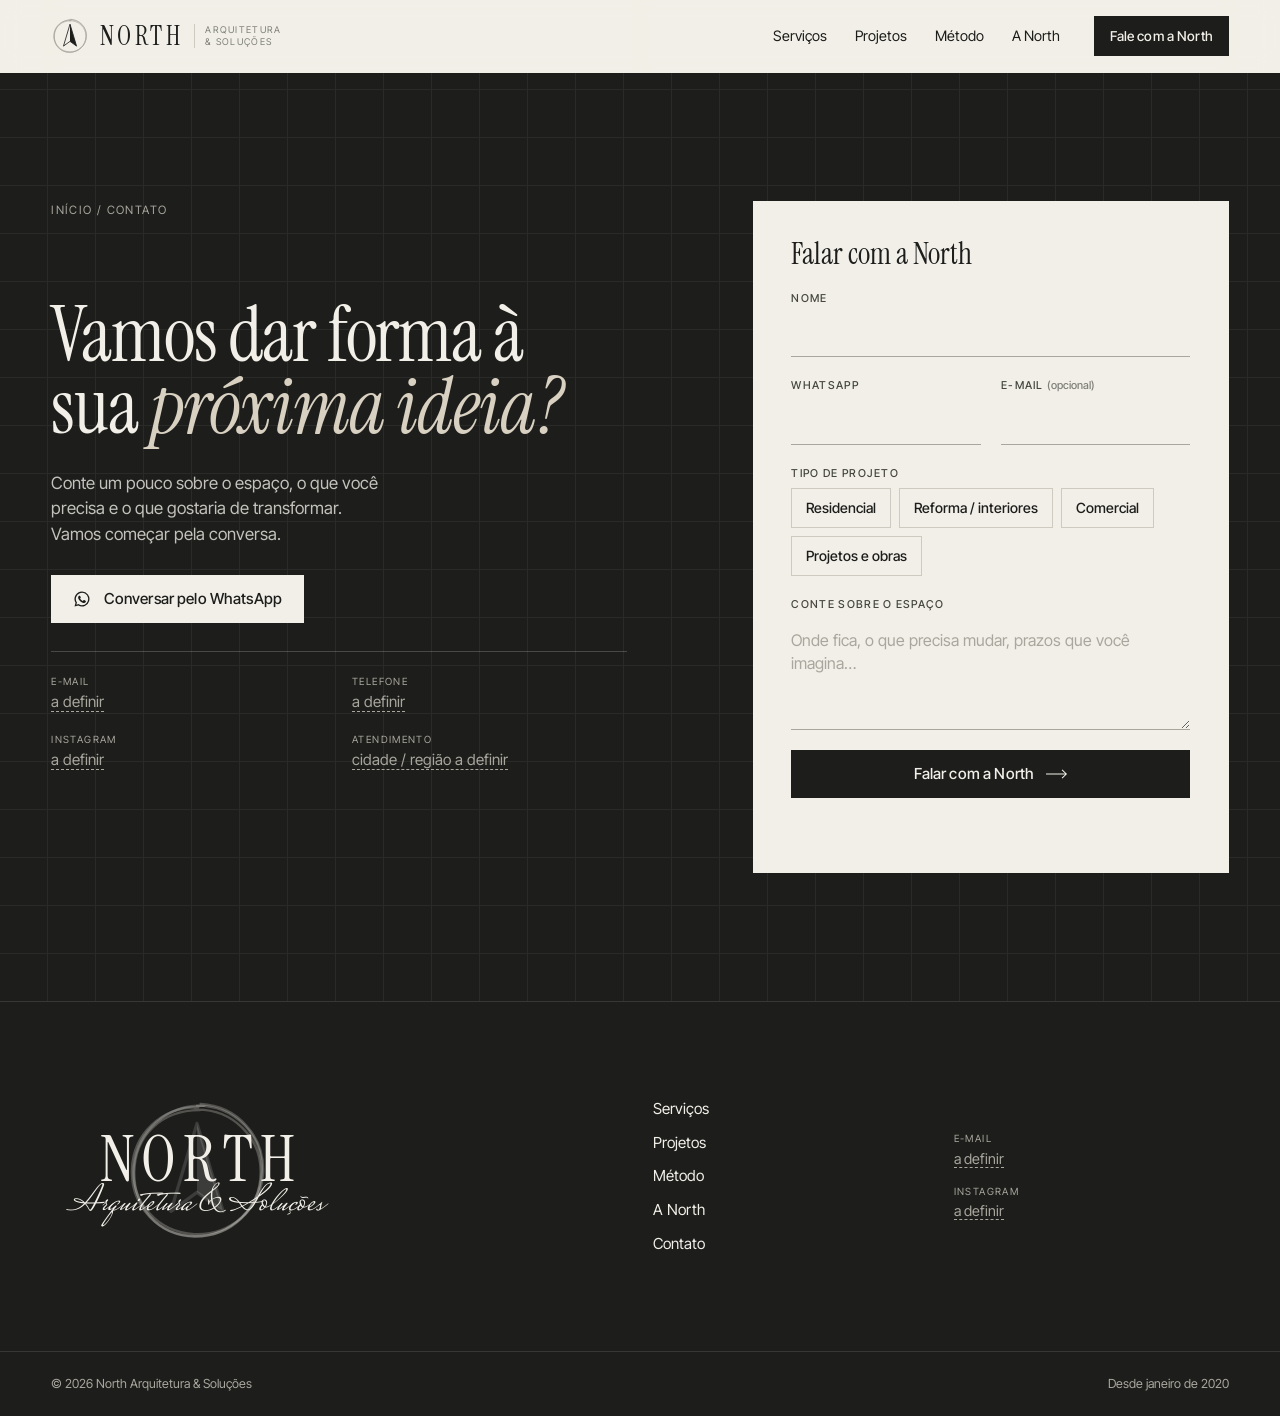
<file: contato.html>
<!doctype html>
<html lang="pt-BR">
<head>
  <meta charset="utf-8">
  <meta name="viewport" content="width=device-width, initial-scale=1">
  <title>Contato — North Arquitetura &amp; Soluções</title>
  <meta name="description" content="Fale com a North Arquitetura & Soluções. Conte sobre o seu espaço e vamos começar pela conversa.">
  <meta name="theme-color" content="#1D1E1C">
  <link rel="icon" href="assets/img/favicon.svg" type="image/svg+xml">
  <script>document.documentElement.classList.add("js")</script>
  <link rel="preconnect" href="https://fonts.googleapis.com">
  <link rel="preconnect" href="https://fonts.gstatic.com" crossorigin>
  <link href="https://fonts.googleapis.com/css2?family=Caveat:wght@500&family=Instrument+Serif:ital@0;1&family=Inter+Tight:wght@400;500;600&family=Mrs+Saint+Delafield&display=swap" rel="stylesheet">
  <link rel="stylesheet" href="assets/css/styles.css">
</head>
<body>
  <a class="skip-link" href="#conteudo">Pular para o conteúdo</a>

  <!-- layout:header -->
  <svg width="0" height="0" style="position:absolute" aria-hidden="true">
  <!-- Símbolo North: círculo em croqui + agulha de norte.
       Cores controláveis via CSS: color (agulha) e --mark-ring (círculo). -->
  <symbol id="i-north" viewBox="0 0 64 64">
    <g fill="none" stroke="var(--mark-ring, #A3A19A)" stroke-width="1" stroke-linecap="round">
      <path d="M32 4.5c15.5 0 27.8 12 27.3 27.6-.5 15.4-13 27.6-28.3 27.4C15.6 59.3 4.2 46.8 4.6 31.5 5 16.4 17.4 4.8 32.6 5.2"/>
      <path d="M31 6.2c15.8-.6 28 11.6 27.8 26.6-.2 15.8-12.6 27-27.9 26.8C16 59.4 5.2 47.4 5.6 32.2 6 17 17 6.5 33 6.4"/>
      <path d="M33.5 3.8C49 4.6 60.6 17.4 59.8 33c-.8 15-13.8 26.3-29 25.6C15.4 57.8 4 45 5.4 30 6.8 15.2 19.6 3.8 35 4.6"/>
    </g>
    <path d="M32 12 43 49 32 41 21 49Z" fill="none" stroke="currentColor" stroke-width="1.4" stroke-linejoin="round"/>
    <path d="M32 12 43 49 32 41Z" fill="currentColor"/>
  </symbol>
  <symbol id="i-arrow" viewBox="0 0 26 12">
    <path d="M0 6h24M19 1l5 5-5 5" fill="none" stroke="currentColor" stroke-width="1.2"/>
  </symbol>
  <symbol id="i-whatsapp" viewBox="0 0 24 24">
    <path fill="currentColor" d="M12 2a10 10 0 0 0-8.6 15.1L2 22l5-1.3A10 10 0 1 0 12 2Zm0 18.2a8.2 8.2 0 0 1-4.2-1.2l-.3-.2-3 .8.8-2.9-.2-.3A8.2 8.2 0 1 1 12 20.2Zm4.5-6.1c-.2-.1-1.5-.7-1.7-.8-.2-.1-.4-.1-.6.1l-.8 1c-.1.2-.3.2-.5.1a6.7 6.7 0 0 1-3.3-2.9c-.3-.4.2-.4.7-1.4.1-.2 0-.3 0-.4l-.8-1.8c-.2-.5-.4-.4-.6-.4h-.5a1 1 0 0 0-.7.3 3 3 0 0 0-.9 2.2c0 1.3.9 2.5 1 2.7.2.2 1.8 2.8 4.4 3.9 1.6.7 2.3.8 3.1.6.5-.1 1.5-.6 1.7-1.2.2-.6.2-1.1.2-1.2-.1-.1-.3-.2-.5-.3Z"/>
  </symbol>  </svg>
  <header class="site-header" data-header>
    <div class="container site-header__inner">
      <a class="brand" href="index.html" aria-label="North Arquitetura &amp; Soluções — página inicial">
        <svg class="brand__mark" aria-hidden="true"><use href="#i-north"/></svg>
        <span class="brand__name">NORTH</span>
        <span class="brand__sub">Arquitetura<br>&amp; Soluções</span>
      </a>
      <button class="nav-toggle" type="button" aria-expanded="false" aria-controls="site-nav" data-nav-toggle>
        <span class="nav-toggle__label">Menu</span>
        <span class="nav-toggle__lines" aria-hidden="true"></span>
      </button>
      <nav class="site-nav" id="site-nav" aria-label="Principal" data-nav>
        <ul>
          <li><a href="servicos.html">Serviços</a></li>
          <li><a href="projetos.html">Projetos</a></li>
          <li><a href="metodo.html">Método</a></li>
          <li><a href="sobre.html">A North</a></li>
        </ul>
        <a class="btn btn--primary btn--sm" href="contato.html">Fale com a North</a>
      </nav>
    </div>
  </header>
  <!-- /layout:header -->

  <main id="conteudo">
    <section class="contact contact--page" aria-labelledby="contact-title">
      <div class="container contact__grid">
        <div class="contact__intro">
          <nav class="crumbs crumbs--invert" aria-label="Você está em"><a href="index.html">Início</a> / <span aria-current="page">Contato</span></nav>
          <h1 class="display contact__title" id="contact-title" data-reveal>Vamos dar forma à sua <em>próxima ideia?</em></h1>
          <p class="lead" data-reveal>
            Conte um pouco sobre o espaço, o que você precisa e o que gostaria de transformar. Vamos começar pela conversa.
          </p>

          <a class="btn btn--light" href="#f-nome" data-whatsapp data-reveal>
            <svg class="i i--wa" aria-hidden="true"><use href="#i-whatsapp"/></svg>
            Conversar pelo WhatsApp
          </a>

          <dl class="contact__info" data-reveal>
            <div><dt>E-mail</dt><dd data-config="email"><span class="slot">a definir</span></dd></div>
            <div><dt>Telefone</dt><dd data-config="phoneLabel"><span class="slot">a definir</span></dd></div>
            <div><dt>Instagram</dt><dd data-config="instagram"><span class="slot">a definir</span></dd></div>
            <div><dt>Atendimento</dt><dd data-config="city"><span class="slot">cidade / região a definir</span></dd></div>
          </dl>
        </div>

        <form class="form" data-contact-form novalidate>
          <p class="form__title">Falar com a North</p>
          <div class="field">
            <label for="f-nome">Nome</label>
            <input id="f-nome" name="nome" type="text" autocomplete="name" required>
          </div>
          <div class="field-row">
            <div class="field">
              <label for="f-tel">WhatsApp</label>
              <input id="f-tel" name="telefone" type="tel" autocomplete="tel" inputmode="tel" required>
            </div>
            <div class="field">
              <label for="f-email">E-mail <span class="opt">(opcional)</span></label>
              <input id="f-email" name="email" type="email" autocomplete="email">
            </div>
          </div>
          <fieldset class="field field--choices">
            <legend>Tipo de projeto</legend>
            <div class="choices">
              <label><input type="radio" name="tipo" value="Residencial" required><span>Residencial</span></label>
              <label><input type="radio" name="tipo" value="Reforma / interiores"><span>Reforma / interiores</span></label>
              <label><input type="radio" name="tipo" value="Comercial"><span>Comercial</span></label>
              <label><input type="radio" name="tipo" value="Projetos e obras"><span>Projetos e obras</span></label>
            </div>
          </fieldset>
          <div class="field">
            <label for="f-msg">Conte sobre o espaço</label>
            <textarea id="f-msg" name="mensagem" rows="4" placeholder="Onde fica, o que precisa mudar, prazos que você imagina…"></textarea>
          </div>
          <button class="btn btn--primary btn--block" type="submit">
            Falar com a North <svg class="i" aria-hidden="true"><use href="#i-arrow"/></svg>
          </button>
          <p class="form__status" role="status" aria-live="polite" data-form-status></p>
        </form>
      </div>
    </section>
  </main>

  <!-- layout:footer -->
  <footer class="site-footer">
    <div class="container site-footer__grid">
      <a class="logo-lockup logo-lockup--invert" href="index.html" aria-label="North Arquitetura &amp; Soluções — página inicial">
        <svg class="logo-lockup__mark" aria-hidden="true"><use href="#i-north"/></svg>
        <span class="logo-lockup__name">NORTH</span>
        <span class="logo-lockup__script">Arquitetura &amp; Soluções</span>
      </a>
      <nav class="site-footer__nav" aria-label="Rodapé">
        <ul>
          <li><a href="servicos.html">Serviços</a></li>
          <li><a href="projetos.html">Projetos</a></li>
          <li><a href="metodo.html">Método</a></li>
          <li><a href="sobre.html">A North</a></li>
          <li><a href="contato.html">Contato</a></li>
        </ul>
      </nav>
      <dl class="site-footer__info">
        <div><dt>E-mail</dt><dd data-config="email"><span class="slot">a definir</span></dd></div>
        <div><dt>Instagram</dt><dd data-config="instagram"><span class="slot">a definir</span></dd></div>
      </dl>
    </div>
    <div class="container site-footer__bottom">
      <p>© <span data-year>2026</span> North Arquitetura &amp; Soluções</p>
      <p>Desde janeiro de 2020</p>
    </div>
  </footer>
  <!-- /layout:footer -->

  <script src="assets/js/config.js"></script>
  <script src="assets/js/main.js" defer></script>
</body>
</html>
</file>
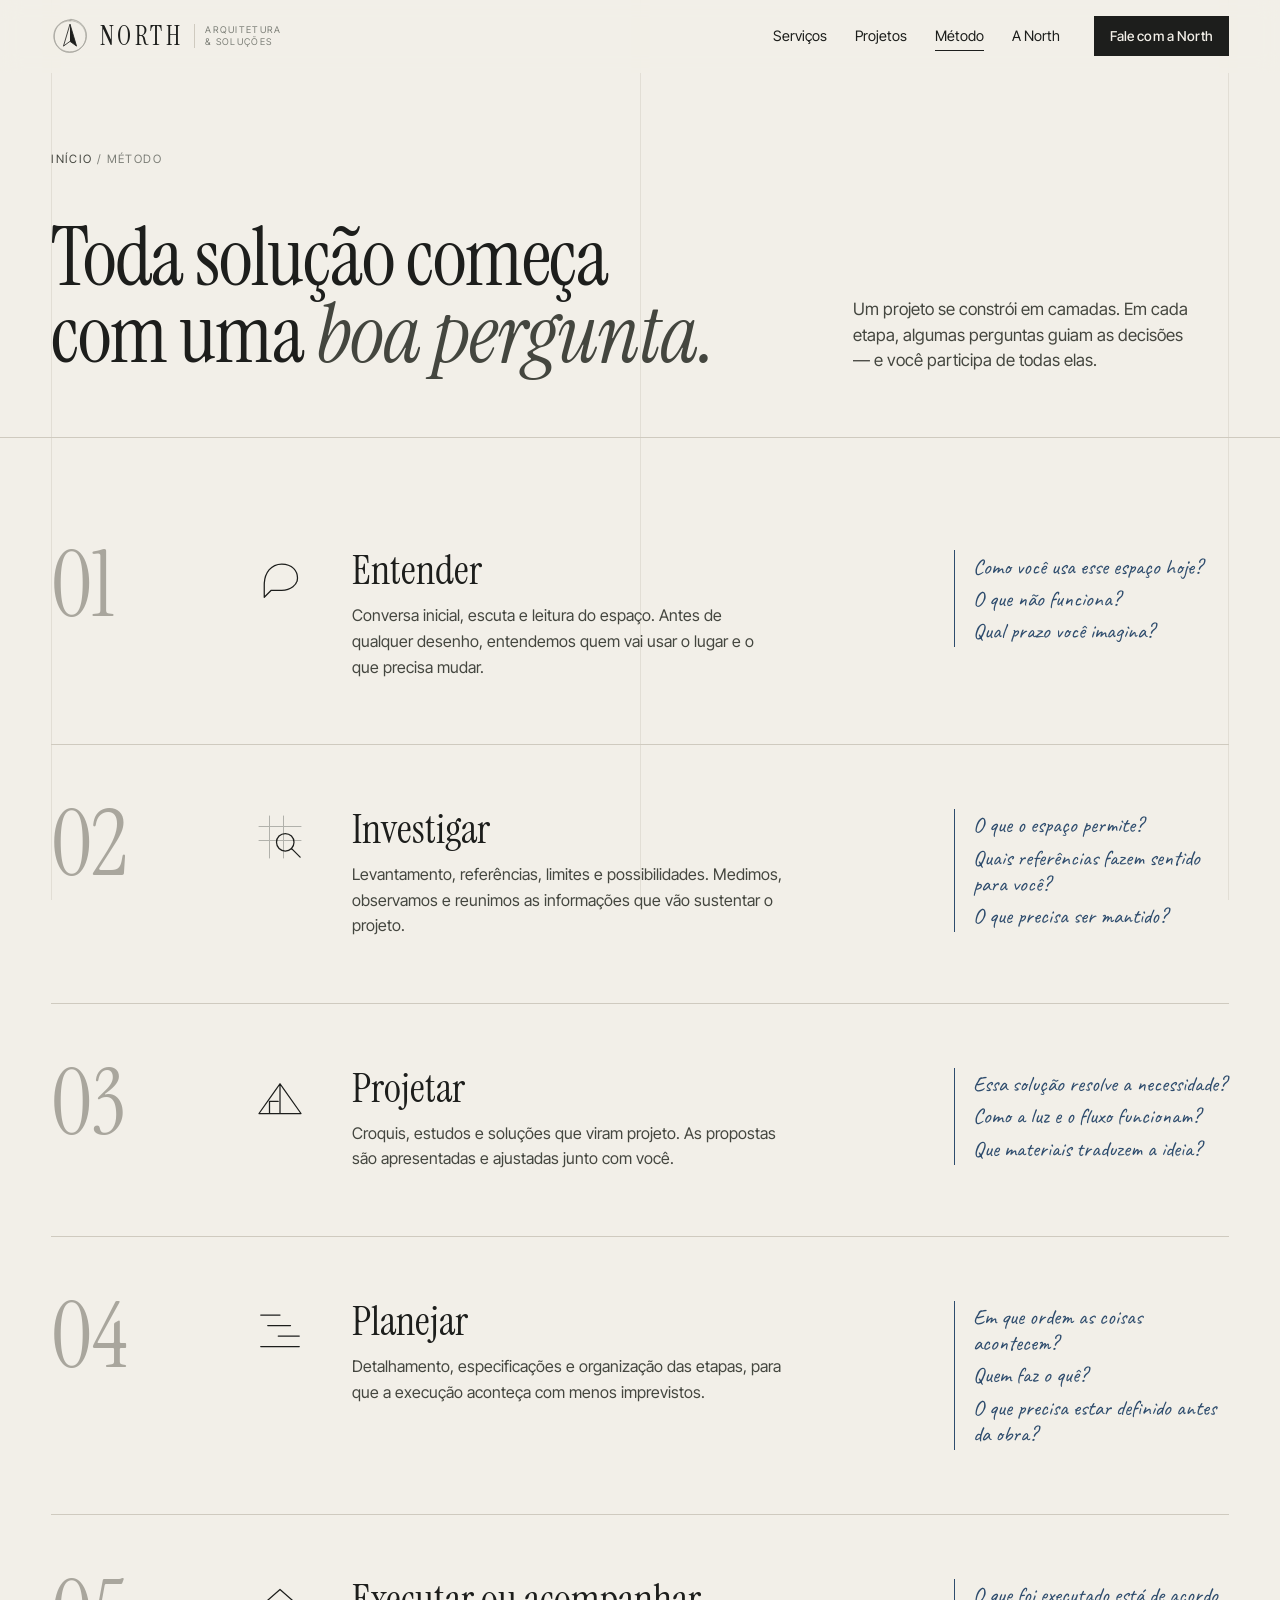
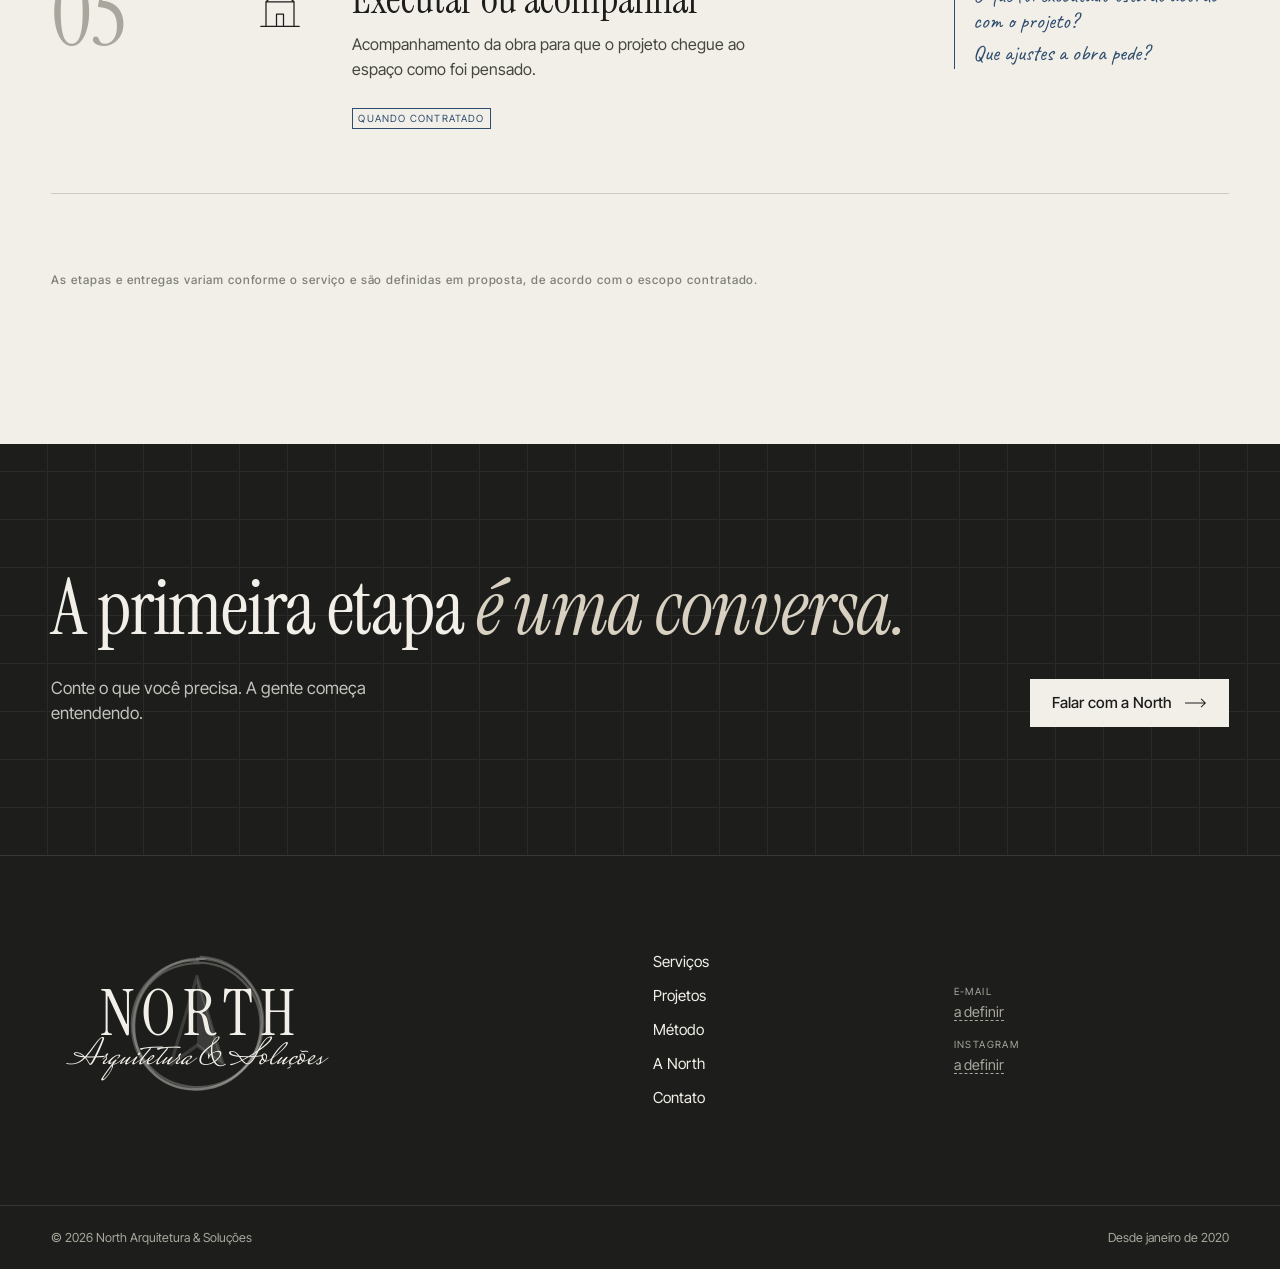
<file: metodo.html>
<!doctype html>
<html lang="pt-BR">
<head>
  <meta charset="utf-8">
  <meta name="viewport" content="width=device-width, initial-scale=1">
  <title>Método — North Arquitetura &amp; Soluções</title>
  <meta name="description" content="Entender, investigar, projetar, planejar e acompanhar: como a North conduz cada projeto, do primeiro traço ao espaço vivido.">
  <meta name="theme-color" content="#F2EFE8">
  <link rel="icon" href="assets/img/favicon.svg" type="image/svg+xml">
  <script>document.documentElement.classList.add("js")</script>
  <link rel="preconnect" href="https://fonts.googleapis.com">
  <link rel="preconnect" href="https://fonts.gstatic.com" crossorigin>
  <link href="https://fonts.googleapis.com/css2?family=Caveat:wght@500&family=Instrument+Serif:ital@0;1&family=Inter+Tight:wght@400;500;600&family=Mrs+Saint+Delafield&display=swap" rel="stylesheet">
  <link rel="stylesheet" href="assets/css/styles.css">
</head>
<body>
  <a class="skip-link" href="#conteudo">Pular para o conteúdo</a>

  <!-- layout:header -->
  <svg width="0" height="0" style="position:absolute" aria-hidden="true">
  <!-- Símbolo North: círculo em croqui + agulha de norte.
       Cores controláveis via CSS: color (agulha) e --mark-ring (círculo). -->
  <symbol id="i-north" viewBox="0 0 64 64">
    <g fill="none" stroke="var(--mark-ring, #A3A19A)" stroke-width="1" stroke-linecap="round">
      <path d="M32 4.5c15.5 0 27.8 12 27.3 27.6-.5 15.4-13 27.6-28.3 27.4C15.6 59.3 4.2 46.8 4.6 31.5 5 16.4 17.4 4.8 32.6 5.2"/>
      <path d="M31 6.2c15.8-.6 28 11.6 27.8 26.6-.2 15.8-12.6 27-27.9 26.8C16 59.4 5.2 47.4 5.6 32.2 6 17 17 6.5 33 6.4"/>
      <path d="M33.5 3.8C49 4.6 60.6 17.4 59.8 33c-.8 15-13.8 26.3-29 25.6C15.4 57.8 4 45 5.4 30 6.8 15.2 19.6 3.8 35 4.6"/>
    </g>
    <path d="M32 12 43 49 32 41 21 49Z" fill="none" stroke="currentColor" stroke-width="1.4" stroke-linejoin="round"/>
    <path d="M32 12 43 49 32 41Z" fill="currentColor"/>
  </symbol>
  <symbol id="i-arrow" viewBox="0 0 26 12">
    <path d="M0 6h24M19 1l5 5-5 5" fill="none" stroke="currentColor" stroke-width="1.2"/>
  </symbol>
  <symbol id="i-whatsapp" viewBox="0 0 24 24">
    <path fill="currentColor" d="M12 2a10 10 0 0 0-8.6 15.1L2 22l5-1.3A10 10 0 1 0 12 2Zm0 18.2a8.2 8.2 0 0 1-4.2-1.2l-.3-.2-3 .8.8-2.9-.2-.3A8.2 8.2 0 1 1 12 20.2Zm4.5-6.1c-.2-.1-1.5-.7-1.7-.8-.2-.1-.4-.1-.6.1l-.8 1c-.1.2-.3.2-.5.1a6.7 6.7 0 0 1-3.3-2.9c-.3-.4.2-.4.7-1.4.1-.2 0-.3 0-.4l-.8-1.8c-.2-.5-.4-.4-.6-.4h-.5a1 1 0 0 0-.7.3 3 3 0 0 0-.9 2.2c0 1.3.9 2.5 1 2.7.2.2 1.8 2.8 4.4 3.9 1.6.7 2.3.8 3.1.6.5-.1 1.5-.6 1.7-1.2.2-.6.2-1.1.2-1.2-.1-.1-.3-.2-.5-.3Z"/>
  </symbol>  </svg>
  <header class="site-header" data-header>
    <div class="container site-header__inner">
      <a class="brand" href="index.html" aria-label="North Arquitetura &amp; Soluções — página inicial">
        <svg class="brand__mark" aria-hidden="true"><use href="#i-north"/></svg>
        <span class="brand__name">NORTH</span>
        <span class="brand__sub">Arquitetura<br>&amp; Soluções</span>
      </a>
      <button class="nav-toggle" type="button" aria-expanded="false" aria-controls="site-nav" data-nav-toggle>
        <span class="nav-toggle__label">Menu</span>
        <span class="nav-toggle__lines" aria-hidden="true"></span>
      </button>
      <nav class="site-nav" id="site-nav" aria-label="Principal" data-nav>
        <ul>
          <li><a href="servicos.html">Serviços</a></li>
          <li><a href="projetos.html">Projetos</a></li>
          <li><a href="metodo.html">Método</a></li>
          <li><a href="sobre.html">A North</a></li>
        </ul>
        <a class="btn btn--primary btn--sm" href="contato.html">Fale com a North</a>
      </nav>
    </div>
  </header>
  <!-- /layout:header -->

  <main id="conteudo">
    <section class="page-hero" aria-labelledby="page-title">
      <div class="container">
        <nav class="crumbs" aria-label="Você está em"><a href="index.html">Início</a> / <span aria-current="page">Método</span></nav>
        <div class="page-hero__grid">
          <h1 class="display page-hero__title" id="page-title" data-reveal>Toda solução começa com uma <em>boa pergunta.</em></h1>
          <div class="page-hero__side" data-reveal>
            <p class="lead">Um projeto se constrói em camadas. Em cada etapa, algumas perguntas guiam as decisões — e você participa de todas elas.</p>
          </div>
        </div>
      </div>
    </section>

    <section class="container phases" aria-label="Etapas do método">
      <ol>
        <li class="phase" data-reveal>
          <span class="phase__num">01</span>
          <svg class="sketch phase__icon" viewBox="0 0 64 64" aria-hidden="true" focusable="false"><path class="draw" d="M14 40c0-14 8-24 20-24s18 8 18 16-8 14-18 14H22l-8 8Z"/></svg>
          <div class="phase__body">
            <h2 class="phase__title">Entender</h2>
            <p>Conversa inicial, escuta e leitura do espaço. Antes de qualquer desenho, entendemos quem vai usar o lugar e o que precisa mudar.</p>
          </div>
          <ul class="phase__q" aria-label="Perguntas desta etapa">
            <li>Como você usa esse espaço hoje?</li>
            <li>O que não funciona?</li>
            <li>Qual prazo você imagina?</li>
          </ul>
        </li>
        <li class="phase" data-reveal>
          <span class="phase__num">02</span>
          <svg class="sketch phase__icon" viewBox="0 0 64 64" aria-hidden="true" focusable="false"><path class="draw faint" d="M8 20H56M8 36H56M20 8V56M36 8V56"/><path class="draw" d="M38 38m-10 0a10 10 0 1 0 20 0a10 10 0 1 0-20 0M45 45l10 10"/></svg>
          <div class="phase__body">
            <h2 class="phase__title">Investigar</h2>
            <p>Levantamento, referências, limites e possibilidades. Medimos, observamos e reunimos as informações que vão sustentar o projeto.</p>
          </div>
          <ul class="phase__q" aria-label="Perguntas desta etapa">
            <li>O que o espaço permite?</li>
            <li>Quais referências fazem sentido para você?</li>
            <li>O que precisa ser mantido?</li>
          </ul>
        </li>
        <li class="phase" data-reveal>
          <span class="phase__num">03</span>
          <svg class="sketch phase__icon" viewBox="0 0 64 64" aria-hidden="true" focusable="false"><path class="draw" d="M8 52 32 18l24 34ZM32 18V52M20 52V38h10"/></svg>
          <div class="phase__body">
            <h2 class="phase__title">Projetar</h2>
            <p>Croquis, estudos e soluções que viram projeto. As propostas são apresentadas e ajustadas junto com você.</p>
          </div>
          <ul class="phase__q" aria-label="Perguntas desta etapa">
            <li>Essa solução resolve a necessidade?</li>
            <li>Como a luz e o fluxo funcionam?</li>
            <li>Que materiais traduzem a ideia?</li>
          </ul>
        </li>
        <li class="phase" data-reveal>
          <span class="phase__num">04</span>
          <svg class="sketch phase__icon" viewBox="0 0 64 64" aria-hidden="true" focusable="false"><path class="draw" d="M10 16h22M18 28h26M30 40h24M10 52h44"/></svg>
          <div class="phase__body">
            <h2 class="phase__title">Planejar</h2>
            <p>Detalhamento, especificações e organização das etapas, para que a execução aconteça com menos imprevistos.</p>
          </div>
          <ul class="phase__q" aria-label="Perguntas desta etapa">
            <li>Em que ordem as coisas acontecem?</li>
            <li>Quem faz o quê?</li>
            <li>O que precisa estar definido antes da obra?</li>
          </ul>
        </li>
        <li class="phase" data-reveal>
          <span class="phase__num">05</span>
          <svg class="sketch phase__icon" viewBox="0 0 64 64" aria-hidden="true" focusable="false"><path class="draw" d="M10 54H54M16 54V26h32v28M16 26 32 12l16 14M28 54V40h8v14"/></svg>
          <div class="phase__body">
            <h2 class="phase__title">Executar ou acompanhar</h2>
            <p>Acompanhamento da obra para que o projeto chegue ao espaço como foi pensado.</p>
            <span class="tag tag--outline">Quando contratado</span>
          </div>
          <ul class="phase__q" aria-label="Perguntas desta etapa">
            <li>O que foi executado está de acordo com o projeto?</li>
            <li>Que ajustes a obra pede?</li>
          </ul>
        </li>
      </ol>
      <p class="caption details__note">As etapas e entregas variam conforme o serviço e são definidas em proposta, de acordo com o escopo contratado.</p>
    </section>

    <section class="contact contact--band" aria-labelledby="cta-title">
      <div class="container cta-band">
        <h2 class="display contact__title" id="cta-title" data-reveal>A primeira etapa <em>é uma conversa.</em></h2>
        <div class="cta-band__row">
          <p class="lead" data-reveal>Conte o que você precisa. A gente começa entendendo.</p>
          <div class="cta-band__actions" data-reveal>
            <a class="btn btn--light" href="contato.html">Falar com a North <svg class="i" aria-hidden="true"><use href="#i-arrow"/></svg></a>
          </div>
        </div>
      </div>
    </section>
  </main>

  <!-- layout:footer -->
  <footer class="site-footer">
    <div class="container site-footer__grid">
      <a class="logo-lockup logo-lockup--invert" href="index.html" aria-label="North Arquitetura &amp; Soluções — página inicial">
        <svg class="logo-lockup__mark" aria-hidden="true"><use href="#i-north"/></svg>
        <span class="logo-lockup__name">NORTH</span>
        <span class="logo-lockup__script">Arquitetura &amp; Soluções</span>
      </a>
      <nav class="site-footer__nav" aria-label="Rodapé">
        <ul>
          <li><a href="servicos.html">Serviços</a></li>
          <li><a href="projetos.html">Projetos</a></li>
          <li><a href="metodo.html">Método</a></li>
          <li><a href="sobre.html">A North</a></li>
          <li><a href="contato.html">Contato</a></li>
        </ul>
      </nav>
      <dl class="site-footer__info">
        <div><dt>E-mail</dt><dd data-config="email"><span class="slot">a definir</span></dd></div>
        <div><dt>Instagram</dt><dd data-config="instagram"><span class="slot">a definir</span></dd></div>
      </dl>
    </div>
    <div class="container site-footer__bottom">
      <p>© <span data-year>2026</span> North Arquitetura &amp; Soluções</p>
      <p>Desde janeiro de 2020</p>
    </div>
  </footer>
  <!-- /layout:footer -->

  <script src="assets/js/config.js"></script>
  <script src="assets/js/main.js" defer></script>
</body>
</html>
</file>
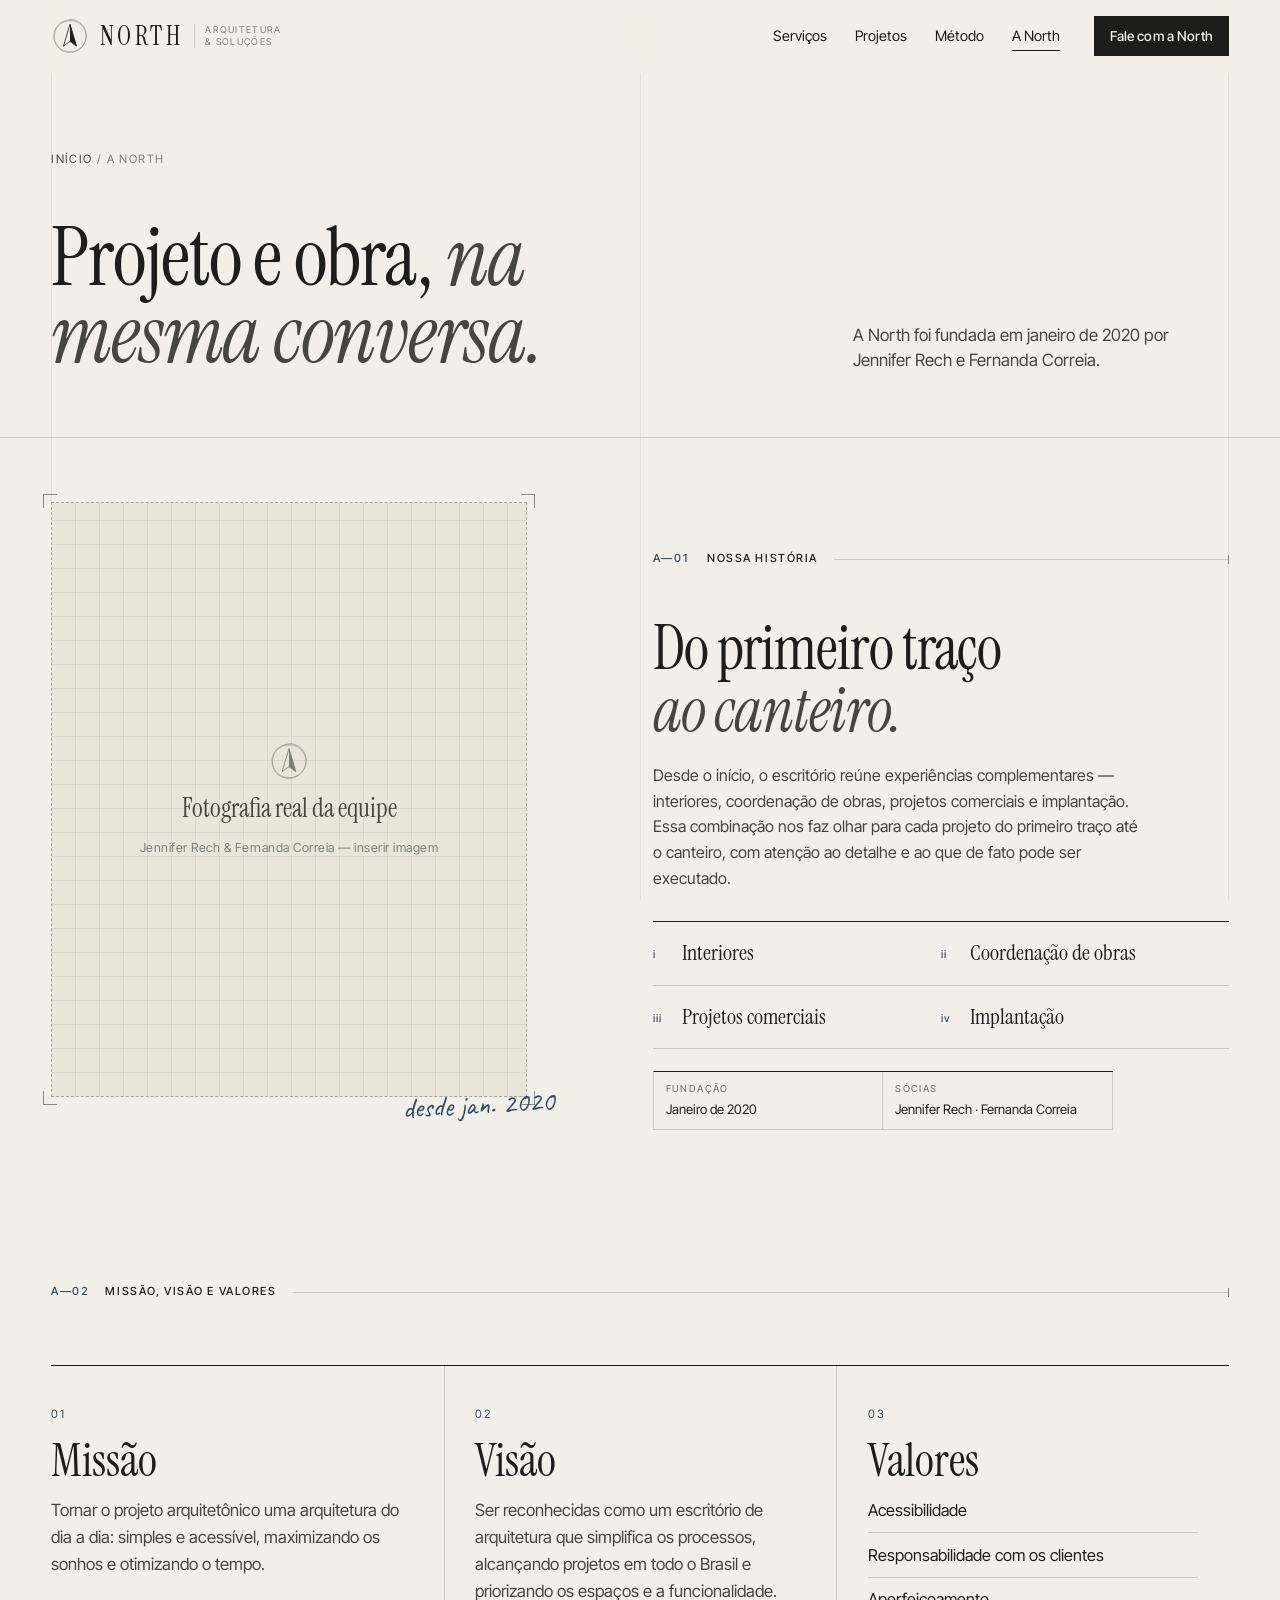
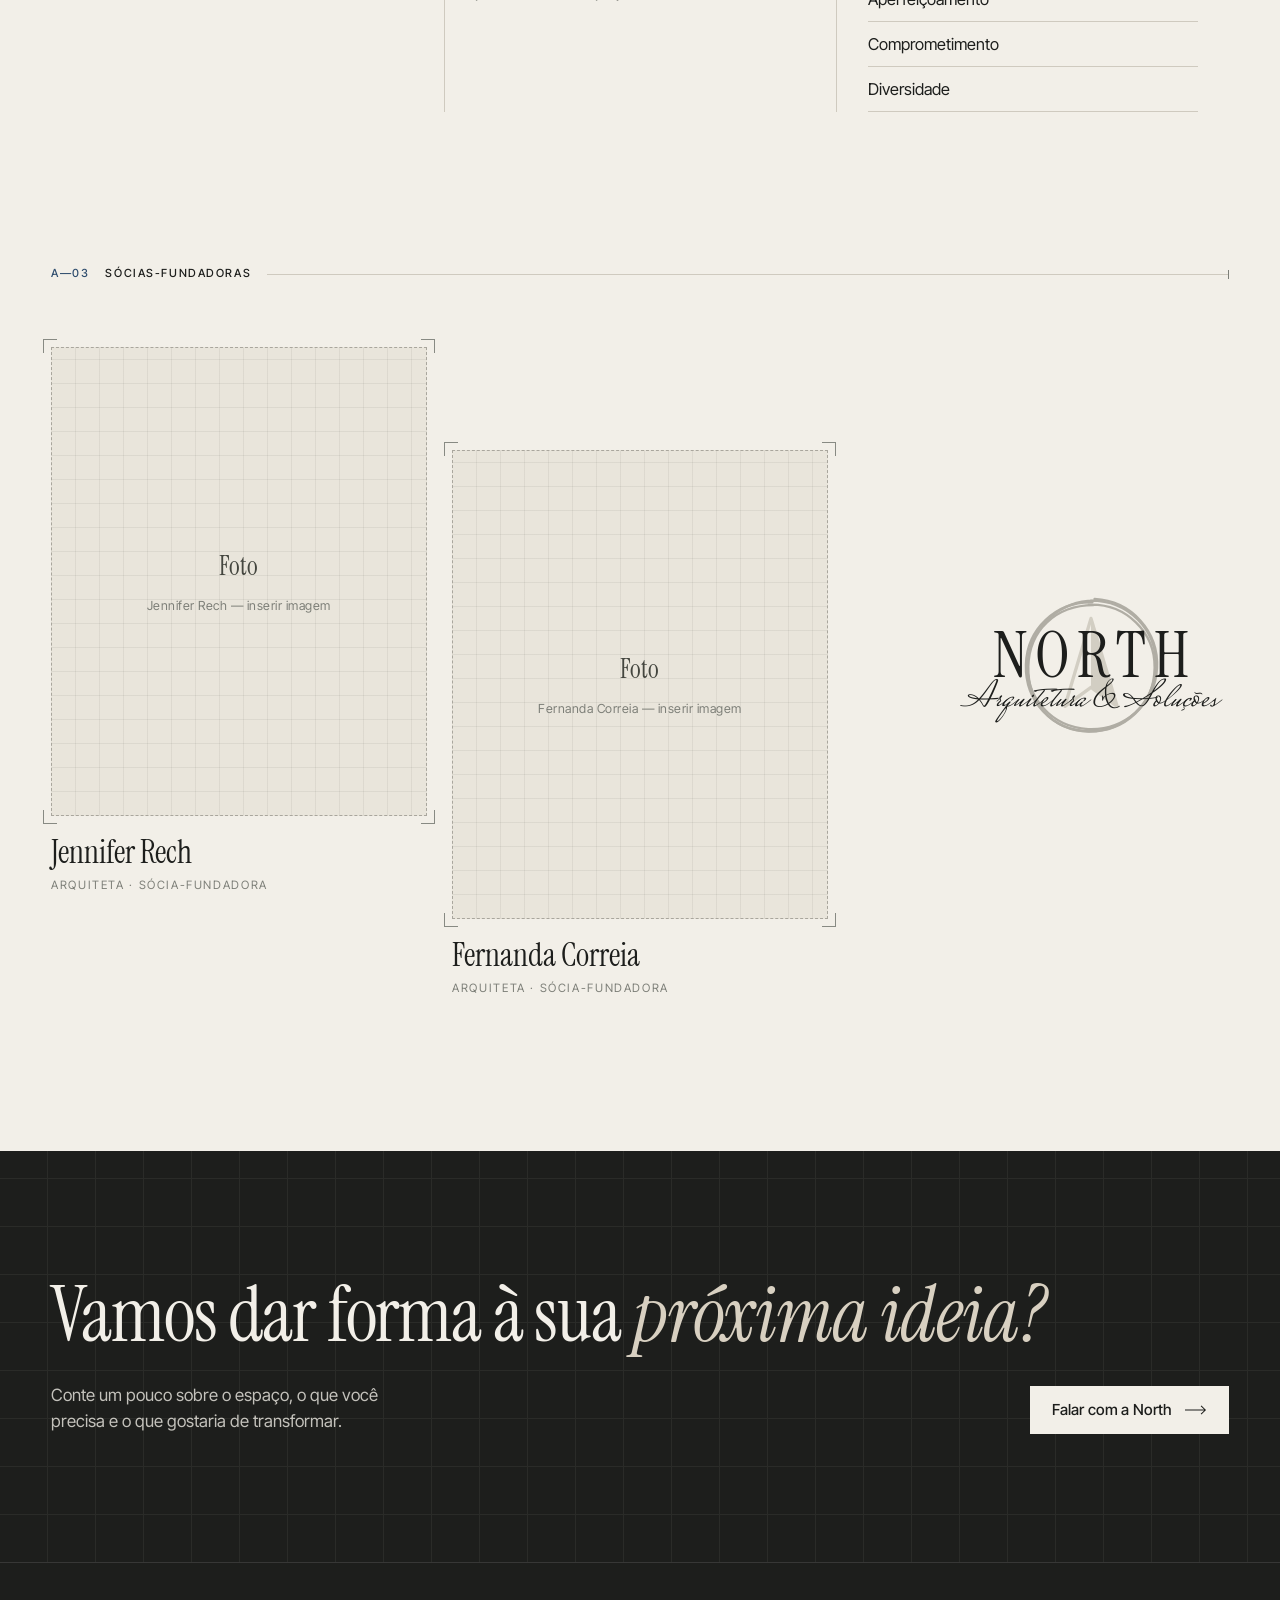
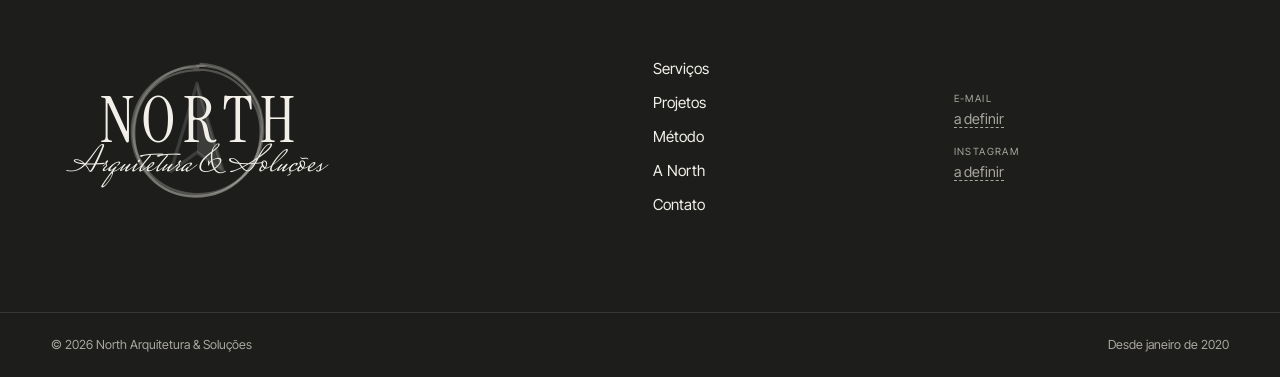
<file: sobre.html>
<!doctype html>
<html lang="pt-BR">
<head>
  <meta charset="utf-8">
  <meta name="viewport" content="width=device-width, initial-scale=1">
  <title>A North — North Arquitetura &amp; Soluções</title>
  <meta name="description" content="Fundada em janeiro de 2020 por Jennifer Rech e Fernanda Correia, a North une interiores, coordenação de obras, projetos comerciais e implantação. Conheça nossa missão, visão e valores.">
  <meta name="theme-color" content="#F2EFE8">
  <link rel="icon" href="assets/img/favicon.svg" type="image/svg+xml">
  <script>document.documentElement.classList.add("js")</script>
  <link rel="preconnect" href="https://fonts.googleapis.com">
  <link rel="preconnect" href="https://fonts.gstatic.com" crossorigin>
  <link href="https://fonts.googleapis.com/css2?family=Caveat:wght@500&family=Instrument+Serif:ital@0;1&family=Inter+Tight:wght@400;500;600&family=Mrs+Saint+Delafield&display=swap" rel="stylesheet">
  <link rel="stylesheet" href="assets/css/styles.css">
</head>
<body>
  <a class="skip-link" href="#conteudo">Pular para o conteúdo</a>

  <!-- layout:header -->
  <svg width="0" height="0" style="position:absolute" aria-hidden="true">
  <!-- Símbolo North: círculo em croqui + agulha de norte.
       Cores controláveis via CSS: color (agulha) e --mark-ring (círculo). -->
  <symbol id="i-north" viewBox="0 0 64 64">
    <g fill="none" stroke="var(--mark-ring, #A3A19A)" stroke-width="1" stroke-linecap="round">
      <path d="M32 4.5c15.5 0 27.8 12 27.3 27.6-.5 15.4-13 27.6-28.3 27.4C15.6 59.3 4.2 46.8 4.6 31.5 5 16.4 17.4 4.8 32.6 5.2"/>
      <path d="M31 6.2c15.8-.6 28 11.6 27.8 26.6-.2 15.8-12.6 27-27.9 26.8C16 59.4 5.2 47.4 5.6 32.2 6 17 17 6.5 33 6.4"/>
      <path d="M33.5 3.8C49 4.6 60.6 17.4 59.8 33c-.8 15-13.8 26.3-29 25.6C15.4 57.8 4 45 5.4 30 6.8 15.2 19.6 3.8 35 4.6"/>
    </g>
    <path d="M32 12 43 49 32 41 21 49Z" fill="none" stroke="currentColor" stroke-width="1.4" stroke-linejoin="round"/>
    <path d="M32 12 43 49 32 41Z" fill="currentColor"/>
  </symbol>
  <symbol id="i-arrow" viewBox="0 0 26 12">
    <path d="M0 6h24M19 1l5 5-5 5" fill="none" stroke="currentColor" stroke-width="1.2"/>
  </symbol>
  <symbol id="i-whatsapp" viewBox="0 0 24 24">
    <path fill="currentColor" d="M12 2a10 10 0 0 0-8.6 15.1L2 22l5-1.3A10 10 0 1 0 12 2Zm0 18.2a8.2 8.2 0 0 1-4.2-1.2l-.3-.2-3 .8.8-2.9-.2-.3A8.2 8.2 0 1 1 12 20.2Zm4.5-6.1c-.2-.1-1.5-.7-1.7-.8-.2-.1-.4-.1-.6.1l-.8 1c-.1.2-.3.2-.5.1a6.7 6.7 0 0 1-3.3-2.9c-.3-.4.2-.4.7-1.4.1-.2 0-.3 0-.4l-.8-1.8c-.2-.5-.4-.4-.6-.4h-.5a1 1 0 0 0-.7.3 3 3 0 0 0-.9 2.2c0 1.3.9 2.5 1 2.7.2.2 1.8 2.8 4.4 3.9 1.6.7 2.3.8 3.1.6.5-.1 1.5-.6 1.7-1.2.2-.6.2-1.1.2-1.2-.1-.1-.3-.2-.5-.3Z"/>
  </symbol>  </svg>
  <header class="site-header" data-header>
    <div class="container site-header__inner">
      <a class="brand" href="index.html" aria-label="North Arquitetura &amp; Soluções — página inicial">
        <svg class="brand__mark" aria-hidden="true"><use href="#i-north"/></svg>
        <span class="brand__name">NORTH</span>
        <span class="brand__sub">Arquitetura<br>&amp; Soluções</span>
      </a>
      <button class="nav-toggle" type="button" aria-expanded="false" aria-controls="site-nav" data-nav-toggle>
        <span class="nav-toggle__label">Menu</span>
        <span class="nav-toggle__lines" aria-hidden="true"></span>
      </button>
      <nav class="site-nav" id="site-nav" aria-label="Principal" data-nav>
        <ul>
          <li><a href="servicos.html">Serviços</a></li>
          <li><a href="projetos.html">Projetos</a></li>
          <li><a href="metodo.html">Método</a></li>
          <li><a href="sobre.html">A North</a></li>
        </ul>
        <a class="btn btn--primary btn--sm" href="contato.html">Fale com a North</a>
      </nav>
    </div>
  </header>
  <!-- /layout:header -->

  <main id="conteudo">
    <section class="page-hero" aria-labelledby="page-title">
      <div class="container">
        <nav class="crumbs" aria-label="Você está em"><a href="index.html">Início</a> / <span aria-current="page">A North</span></nav>
        <div class="page-hero__grid">
          <h1 class="display page-hero__title" id="page-title" data-reveal>Projeto e obra, <em>na mesma conversa.</em></h1>
          <div class="page-hero__side" data-reveal>
            <p class="lead">A North foi fundada em janeiro de 2020 por Jennifer Rech e Fernanda Correia.</p>
          </div>
        </div>
      </div>
    </section>

    <section class="section section--tight about" aria-labelledby="story-title">
      <div class="container about__grid">
        <div class="about__visual" data-reveal>
          <!-- Espaço reservado para a fotografia real de Jennifer e Fernanda -->
          <figure class="frame frame--slot about__photo">
            <figcaption>
              <svg class="i i--lg" aria-hidden="true"><use href="#i-north"/></svg>
              <span>Fotografia real da equipe</span>
              <small>Jennifer Rech &amp; Fernanda Correia — inserir imagem</small>
            </figcaption>
          </figure>
          <p class="note about__note" aria-hidden="true">desde jan. 2020</p>
        </div>
        <div class="about__text">
          <header class="sheet-head sheet-head--compact" data-reveal>
            <span class="sheet-head__idx">A—01</span>
            <span class="sheet-head__name">Nossa história</span>
            <span class="sheet-head__rule" aria-hidden="true"></span>
          </header>
          <h2 class="display display--md" id="story-title" data-reveal>Do primeiro traço <em>ao canteiro.</em></h2>
          <p data-reveal>
            Desde o início, o escritório reúne experiências complementares — interiores, coordenação de obras, projetos comerciais e implantação. Essa combinação nos faz olhar para cada projeto do primeiro traço até o canteiro, com atenção ao detalhe e ao que de fato pode ser executado.
          </p>
          <ul class="skills" data-reveal>
            <li><span>i</span> Interiores</li>
            <li><span>ii</span> Coordenação de obras</li>
            <li><span>iii</span> Projetos comerciais</li>
            <li><span>iv</span> Implantação</li>
          </ul>
          <dl class="titleblock about__titleblock" data-reveal>
            <div><dt>Fundação</dt><dd>Janeiro de 2020</dd></div>
            <div><dt>Sócias</dt><dd>Jennifer Rech · Fernanda Correia</dd></div>
          </dl>
        </div>
      </div>
    </section>

    <section class="section mvv" aria-labelledby="mvv-title">
      <div class="container">
        <header class="sheet-head" data-reveal>
          <span class="sheet-head__idx">A—02</span>
          <span class="sheet-head__name" id="mvv-title">Missão, visão e valores</span>
          <span class="sheet-head__rule" aria-hidden="true"></span>
        </header>
        <div class="mvv__grid">
          <article class="mvv__item" data-reveal>
            <p class="mvv__num">01</p>
            <h3 class="mvv__h">Missão</h3>
            <p class="mvv__text">Tornar o projeto arquitetônico uma arquitetura do dia a dia: simples e acessível, maximizando os sonhos e otimizando o tempo.</p>
          </article>
          <article class="mvv__item" data-reveal>
            <p class="mvv__num">02</p>
            <h3 class="mvv__h">Visão</h3>
            <p class="mvv__text">Ser reconhecidas como um escritório de arquitetura que simplifica os processos, alcançando projetos em todo o Brasil e priorizando os espaços e a funcionalidade.</p>
          </article>
          <article class="mvv__item" data-reveal>
            <p class="mvv__num">03</p>
            <h3 class="mvv__h">Valores</h3>
            <ul class="mvv__list">
              <li>Acessibilidade</li>
              <li>Responsabilidade com os clientes</li>
              <li>Aperfeiçoamento</li>
              <li>Comprometimento</li>
              <li>Diversidade</li>
            </ul>
          </article>
        </div>
      </div>
    </section>

    <section class="section founders" aria-labelledby="founders-title">
      <div class="container">
        <header class="sheet-head" data-reveal>
          <span class="sheet-head__idx">A—03</span>
          <span class="sheet-head__name" id="founders-title">Sócias-fundadoras</span>
          <span class="sheet-head__rule" aria-hidden="true"></span>
        </header>
        <div class="founders__grid">
          <article class="founder" data-reveal>
            <figure class="frame frame--slot founder__photo"><figcaption><span>Foto</span><small>Jennifer Rech — inserir imagem</small></figcaption></figure>
            <h3 class="founder__name">Jennifer Rech</h3>
            <p class="founder__role">Arquiteta · Sócia-fundadora</p>
            <!-- TODO: breve apresentação (formação, experiência, áreas de atuação) -->
          </article>
          <article class="founder founder--offset" data-reveal>
            <figure class="frame frame--slot founder__photo"><figcaption><span>Foto</span><small>Fernanda Correia — inserir imagem</small></figcaption></figure>
            <h3 class="founder__name">Fernanda Correia</h3>
            <p class="founder__role">Arquiteta · Sócia-fundadora</p>
            <!-- TODO: breve apresentação (formação, experiência, áreas de atuação) -->
          </article>
          <div class="founders__sign" data-reveal>
            <span class="logo-lockup" aria-hidden="true">
              <svg class="logo-lockup__mark"><use href="#i-north"/></svg>
              <span class="logo-lockup__name">NORTH</span>
              <span class="logo-lockup__script">Arquitetura &amp; Soluções</span>
            </span>
          </div>
        </div>
      </div>
    </section>

    <section class="contact contact--band" aria-labelledby="cta-title">
      <div class="container cta-band">
        <h2 class="display contact__title" id="cta-title" data-reveal>Vamos dar forma à sua <em>próxima ideia?</em></h2>
        <div class="cta-band__row">
          <p class="lead" data-reveal>Conte um pouco sobre o espaço, o que você precisa e o que gostaria de transformar.</p>
          <div class="cta-band__actions" data-reveal>
            <a class="btn btn--light" href="contato.html">Falar com a North <svg class="i" aria-hidden="true"><use href="#i-arrow"/></svg></a>
          </div>
        </div>
      </div>
    </section>
  </main>

  <!-- layout:footer -->
  <footer class="site-footer">
    <div class="container site-footer__grid">
      <a class="logo-lockup logo-lockup--invert" href="index.html" aria-label="North Arquitetura &amp; Soluções — página inicial">
        <svg class="logo-lockup__mark" aria-hidden="true"><use href="#i-north"/></svg>
        <span class="logo-lockup__name">NORTH</span>
        <span class="logo-lockup__script">Arquitetura &amp; Soluções</span>
      </a>
      <nav class="site-footer__nav" aria-label="Rodapé">
        <ul>
          <li><a href="servicos.html">Serviços</a></li>
          <li><a href="projetos.html">Projetos</a></li>
          <li><a href="metodo.html">Método</a></li>
          <li><a href="sobre.html">A North</a></li>
          <li><a href="contato.html">Contato</a></li>
        </ul>
      </nav>
      <dl class="site-footer__info">
        <div><dt>E-mail</dt><dd data-config="email"><span class="slot">a definir</span></dd></div>
        <div><dt>Instagram</dt><dd data-config="instagram"><span class="slot">a definir</span></dd></div>
      </dl>
    </div>
    <div class="container site-footer__bottom">
      <p>© <span data-year>2026</span> North Arquitetura &amp; Soluções</p>
      <p>Desde janeiro de 2020</p>
    </div>
  </footer>
  <!-- /layout:footer -->

  <script src="assets/js/config.js"></script>
  <script src="assets/js/main.js" defer></script>
</body>
</html>
</file>
<file: assets/css/styles.css>
/* =========================================================
   NORTH Arquitetura & Soluções — "Entre o traço e o espaço"
   Sistema gráfico: tokens → base → componentes → seções
   ========================================================= */

/* ---------- Tokens ---------- */
:root {
  /* Paleta */
  --paper:      #F2EFE8;  /* papel natural — fundo predominante */
  --paper-2:    #E9E5DB;  /* papel de apoio */
  --sand:       #D8D0C1;  /* areia mineral */
  --stone:      #A9A69D;  /* pedra */
  --ink:        #1D1E1C;  /* grafite — textos */
  --ink-2:      #44463F;  /* grafite suave */
  --tech:       #7D7F78;  /* cinza técnico — linhas e cotas */
  --hair:       #CFCABF;  /* linha fina */
  --accent:     #2E4C6D;  /* cianotipia — anotações e marcadores */

  /* Tipografia */
  --f-serif: "Instrument Serif", "Times New Roman", serif;
  --f-sans:  "Inter Tight", "Helvetica Neue", Arial, sans-serif;
  --f-hand:  "Caveat", "Segoe Print", cursive;
  --f-script: "Mrs Saint Delafield", "Segoe Script", cursive; /* assinatura da marca — só no logo */

  /* Traço: espessuras fixas do sistema */
  --stroke-hair: 1px;
  --stroke-line: 1.25px;

  /* Espaço */
  --gutter: clamp(16px, 4vw, 56px);
  --gap: clamp(12px, 2vw, 28px);
  --section: clamp(88px, 12vw, 176px);
  --max: 1440px;

  --ease: cubic-bezier(.6, .1, .2, 1);
}

/* ---------- Base ---------- */
*, *::before, *::after { box-sizing: border-box; }
html { scroll-behavior: smooth; -webkit-text-size-adjust: 100%; }
body {
  margin: 0;
  background: var(--paper);
  color: var(--ink);
  font: 400 1rem/1.6 var(--f-sans);
  -webkit-font-smoothing: antialiased;
  overflow-x: hidden;
}
img { display: block; max-width: 100%; height: auto; }
a { color: inherit; }
h1, h2, h3, p, dl, dd, ol, ul, figure { margin: 0; }
ol, ul { padding: 0; list-style: none; }
:focus-visible { outline: 1.5px solid var(--accent); outline-offset: 3px; }
::selection { background: var(--accent); color: var(--paper); }

.skip-link {
  position: absolute; left: 16px; top: -60px; z-index: 100;
  background: var(--ink); color: var(--paper); padding: 10px 14px; text-decoration: none;
}
.skip-link:focus { top: 12px; }

.container { width: 100%; max-width: var(--max); margin-inline: auto; padding-inline: var(--gutter); }

/* Grade de alinhamento: linhas verticais muito discretas */
body::before {
  content: ""; position: fixed; inset: 0; pointer-events: none; z-index: 0;
  max-width: var(--max); margin-inline: auto;
  background:
    linear-gradient(var(--hair), var(--hair)) calc(var(--gutter)) 0 / 1px 100% no-repeat,
    linear-gradient(var(--hair), var(--hair)) 50% 0 / 1px 100% no-repeat,
    linear-gradient(var(--hair), var(--hair)) calc(100% - var(--gutter)) 0 / 1px 100% no-repeat;
  opacity: .45;
}
main, .site-header, .site-footer { position: relative; z-index: 1; }

/* ---------- Tipografia ---------- */
.display {
  font-family: var(--f-serif);
  font-weight: 400;
  font-size: clamp(3rem, 7.4vw, 7.6rem);
  line-height: .94;
  letter-spacing: -.015em;
  text-wrap: balance;
}
.display em { font-style: italic; color: var(--ink-2); }
.display--md { font-size: clamp(2.4rem, 4.8vw, 4.6rem); line-height: 1; }

.lead { font-size: clamp(1.06rem, 1.3vw, 1.25rem); line-height: 1.5; color: var(--ink-2); max-width: 34ch; }

/* Legenda de prancha: rótulo técnico */
.label, .caption, .sheet-head, .project__id, .titleblock dt, .tile__cap, .dim__label {
  font-family: var(--f-sans);
  font-size: .7rem;
  font-weight: 500;
  letter-spacing: .14em;
  text-transform: uppercase;
  color: var(--tech);
}
.label__idx, .sheet-head__idx { color: var(--accent); margin-right: .9em; font-variant-numeric: tabular-nums; }
.caption { letter-spacing: .08em; text-transform: none; font-size: .74rem; }

/* Nota manuscrita: só pontual, nunca essencial */
.note {
  font-family: var(--f-hand);
  font-size: clamp(1.15rem, 1.6vw, 1.5rem);
  line-height: 1.1;
  color: var(--accent);
  transform: rotate(-3deg);
}

/* ---------- Ícones e botões ---------- */
.i { width: 22px; height: 12px; flex: none; transition: transform .35s var(--ease); }
.i--lg { width: 40px; height: 40px; }
.i--wa { width: 18px; height: 18px; }

.btn {
  --bg: transparent; --fg: var(--ink); --bd: var(--ink);
  display: inline-flex; align-items: center; justify-content: center; gap: .8em;
  min-height: 48px; padding: .85em 1.4em;
  background: var(--bg); color: var(--fg);
  border: 1px solid var(--bd); border-radius: 0;
  font: 500 .95rem/1.2 var(--f-sans); letter-spacing: .01em;
  text-decoration: none; cursor: pointer;
  transition: background .3s, color .3s, border-color .3s;
}
.btn:hover .i, .link-arrow:hover .i, .service__cta:hover .i { transform: translateX(4px); }
.btn--primary { --bg: var(--ink); --fg: var(--paper); }
.btn--primary:hover { --bg: var(--accent); --bd: var(--accent); }
.btn--ghost { --bd: transparent; padding-inline: 0; border-bottom: 1px solid var(--ink); min-height: 0; padding-block: .35em; }
.btn--ghost:hover { color: var(--accent); border-bottom-color: var(--accent); }
.btn--light { --bg: var(--paper); --fg: var(--ink); --bd: var(--paper); }
.btn--light:hover { --bg: transparent; --fg: var(--paper); }
.btn--sm { min-height: 40px; padding: .6em 1.1em; font-size: .85rem; }
.btn--block { width: 100%; }

.link-arrow {
  display: inline-flex; align-items: center; gap: .7em;
  font-weight: 500; text-decoration: none; border-bottom: 1px solid currentColor; padding-bottom: .25em;
}
.link-arrow:hover { color: var(--accent); }

.tag {
  display: inline-block; margin-left: .6em; padding: .2em .55em;
  font-size: .62rem; letter-spacing: .12em; text-transform: uppercase;
  background: var(--sand); color: var(--ink-2);
}
.tag--outline { background: none; border: 1px solid var(--accent); color: var(--accent); margin: .8rem 0 0; }

/* ---------- Componente: cabeçalho de prancha ---------- */
.sheet-head {
  display: flex; align-items: center; gap: 1rem;
  padding-bottom: clamp(32px, 5vw, 64px);
}
.sheet-head__idx { margin: 0; white-space: nowrap; }
@media (max-width: 560px) { .sheet-head__meta { display: none; } }
.sheet-head__name { color: var(--ink); white-space: nowrap; }
.sheet-head__rule { flex: 1; height: 1px; background: var(--hair); position: relative; }
.sheet-head__rule::after { content: ""; position: absolute; right: 0; top: -4px; width: 1px; height: 9px; background: var(--tech); }
.sheet-head__meta { white-space: nowrap; }
.sheet-head--compact { padding-bottom: 28px; }
.sheet-head--invert .sheet-head__name { color: var(--paper); }
.sheet-head--invert .sheet-head__idx { color: var(--sand); }
.sheet-head--invert .sheet-head__rule { background: rgba(242,239,232,.25); }

/* ---------- Componente: moldura com marcas de corte ---------- */
.frame {
  position: relative;
  background:
    repeating-linear-gradient(0deg, transparent 0 23px, rgba(125,127,120,.12) 23px 24px),
    repeating-linear-gradient(90deg, transparent 0 23px, rgba(125,127,120,.12) 23px 24px),
    var(--paper-2);
}
.frame img { width: 100%; height: 100%; object-fit: cover; }
.frame::after {
  --m: var(--tech); --l: 14px;
  content: ""; position: absolute; inset: -9px; pointer-events: none;
  background:
    linear-gradient(var(--m),var(--m)) top left / var(--l) 1px,
    linear-gradient(var(--m),var(--m)) top left / 1px var(--l),
    linear-gradient(var(--m),var(--m)) top right / var(--l) 1px,
    linear-gradient(var(--m),var(--m)) top right / 1px var(--l),
    linear-gradient(var(--m),var(--m)) bottom left / var(--l) 1px,
    linear-gradient(var(--m),var(--m)) bottom left / 1px var(--l),
    linear-gradient(var(--m),var(--m)) bottom right / var(--l) 1px,
    linear-gradient(var(--m),var(--m)) bottom right / 1px var(--l);
  background-repeat: no-repeat;
  opacity: .9;
}
.frame--slot {
  display: grid; place-items: center; text-align: center;
  border: 1px dashed var(--stone);
}
.frame--slot figcaption { display: grid; justify-items: center; gap: .5rem; color: var(--tech); padding: 2rem; }
.frame--slot span { font-family: var(--f-serif); font-size: 1.6rem; color: var(--ink-2); }
.frame--slot small { font-size: .78rem; letter-spacing: .04em; }

/* ---------- Componente: cota ---------- */
.dim { position: relative; display: flex; justify-content: center; color: var(--tech); }
.dim--h { height: 18px; }
.dim--h::before {
  content: ""; position: absolute; left: 0; right: 0; top: 50%; height: 1px; background: currentColor;
  transform-origin: left; transform: scaleX(var(--dim-s, 1)); transition: transform 1.2s var(--ease) .3s;
}
.dim--h::after {
  content: ""; position: absolute; inset: 2px 0;
  background:
    linear-gradient(currentColor,currentColor) left / 1px 100% no-repeat,
    linear-gradient(currentColor,currentColor) right / 1px 100% no-repeat;
}
.dim__label { position: relative; background: var(--paper); padding: 0 .8em; line-height: 18px; z-index: 1; }

/* ---------- Componente: carimbo ---------- */
.titleblock {
  display: grid; grid-template-columns: repeat(2, minmax(0, 1fr));
  border-top: 1px solid var(--ink); border-left: 1px solid var(--hair);
  font-size: .82rem;
}
.titleblock > div { padding: .55rem .75rem; border-right: 1px solid var(--hair); border-bottom: 1px solid var(--hair); }
.titleblock dt { font-size: .6rem; margin-bottom: .15rem; }
.titleblock dd { color: var(--ink); }

/* ---------- Componente: croqui SVG ---------- */
.sketch { display: block; overflow: visible; }
.sketch .draw {
  fill: none; stroke: var(--ink); stroke-width: var(--stroke-line);
  stroke-linecap: round; stroke-linejoin: round;
  vector-effect: non-scaling-stroke;
}
.sketch .faint { stroke: var(--tech); stroke-width: var(--stroke-hair); opacity: .55; }
.sketch .strong { stroke-width: 2px; }
.sketch text { font: 500 11px var(--f-sans); letter-spacing: .12em; text-transform: uppercase; fill: var(--tech); }

/* Animação de desenho (ativada via JS; pathLength=1) */
.js .sketch .draw {
  stroke-dasharray: 1 1;
  stroke-dashoffset: 1;
  transition: stroke-dashoffset 1.5s var(--ease) var(--d, 0s);
}
.js .sketch.is-in .draw { stroke-dashoffset: 0; }

/* Entrada de títulos e legendas */
.js [data-reveal] { opacity: 0; transform: translateY(14px); transition: opacity .8s var(--ease), transform .8s var(--ease); transition-delay: var(--rd, 0s); }
.js [data-reveal].is-in { opacity: 1; transform: none; }

/* =========================================================
   CABEÇALHO
   ========================================================= */
.site-header {
  position: sticky; top: 0; z-index: 50;
  background: rgba(242,239,232,.88);
  backdrop-filter: blur(10px); -webkit-backdrop-filter: blur(10px);
  border-bottom: 1px solid transparent;
  transition: border-color .3s;
}
.site-header.is-scrolled { border-bottom-color: var(--hair); }
.site-header__inner { display: flex; align-items: center; justify-content: space-between; height: 72px; }

.brand { display: inline-flex; align-items: center; gap: .65rem; text-decoration: none; }
.brand__mark { width: 38px; height: 38px; color: var(--ink); transition: transform .6s var(--ease); }
.brand:hover .brand__mark { transform: rotate(-12deg); }
.brand__name { font-family: var(--f-serif); font-size: 1.6rem; line-height: 1; letter-spacing: .14em; padding-top: .1em; }
.brand__sub { font-size: .58rem; line-height: 1.25; letter-spacing: .14em; text-transform: uppercase; color: var(--tech); padding-left: .65rem; border-left: 1px solid var(--hair); }

.site-nav { display: flex; align-items: center; gap: clamp(20px, 2.6vw, 40px); }
.site-nav ul { display: flex; gap: clamp(16px, 2.2vw, 34px); }
.site-nav ul a {
  position: relative; text-decoration: none; font-size: .9rem; padding: .4rem 0;
}
.site-nav ul a::after {
  content: ""; position: absolute; left: 0; right: 0; bottom: 0; height: 1px; background: currentColor;
  transform: scaleX(0); transform-origin: left; transition: transform .4s var(--ease);
}
.site-nav ul a:hover::after, .site-nav ul a[aria-current]::after { transform: scaleX(1); }

.nav-toggle { display: none; }

@media (max-width: 920px) {
  .brand__sub { display: none; }
  .nav-toggle {
    display: inline-flex; align-items: center; gap: .7rem; min-height: 44px;
    background: none; border: 0; padding: 0; font: 500 .85rem var(--f-sans); letter-spacing: .12em; text-transform: uppercase; color: var(--ink); cursor: pointer;
  }
  .nav-toggle__lines { position: relative; width: 22px; height: 8px; border-top: 1px solid currentColor; border-bottom: 1px solid currentColor; transition: transform .3s; }
  .nav-toggle[aria-expanded="true"] .nav-toggle__lines { transform: scaleY(0); }

  .site-nav {
    position: fixed; inset: 72px 0 auto 0; height: calc(100dvh - 72px);
    flex-direction: column; align-items: stretch; justify-content: space-between;
    padding: 28px var(--gutter) 32px; background: var(--paper);
    visibility: hidden; opacity: 0; transform: translateY(-8px);
    transition: opacity .3s, transform .3s, visibility 0s .3s;
  }
  .site-nav.is-open { visibility: visible; opacity: 1; transform: none; transition: opacity .3s, transform .3s; }
  .site-nav ul { flex-direction: column; gap: 0; }
  .site-nav ul li { border-bottom: 1px solid var(--hair); }
  .site-nav ul a { display: block; padding: 1rem 0; font-family: var(--f-serif); font-size: 2.2rem; }
  .site-nav ul a::after { display: none; }
  .site-nav .btn { width: 100%; min-height: 52px; }
}

/* =========================================================
   01 · ABERTURA
   ========================================================= */
.hero { padding-top: clamp(32px, 6vw, 80px); }
.hero__grid { display: grid; grid-template-columns: repeat(12, minmax(0, 1fr)); column-gap: var(--gap); align-items: end; }
.hero__text { grid-column: 1 / span 6; padding-bottom: clamp(24px, 4vw, 64px); position: relative; z-index: 2; }
.hero__title { margin: clamp(20px, 3vw, 36px) 0 clamp(20px, 2.6vw, 32px); }
.hero__title em { display: block; }
.hero__lead { max-width: 30ch; }
.hero__ctas { display: flex; flex-wrap: wrap; align-items: center; gap: 1.2rem 2rem; margin-top: clamp(28px, 3.4vw, 44px); }

.hero__visual { grid-column: 7 / span 6; position: relative; }
.hero__dim { margin-left: 18%; margin-bottom: 18px; }
.hero__photo { margin-left: 18%; aspect-ratio: 1 / 1.05; overflow: visible; }
.hero__photo img { position: relative; }
.js .hero__photo img { clip-path: inset(0 0 0 100%); transition: clip-path 1.6s var(--ease) .9s; }
.js .hero.is-ready .hero__photo img { clip-path: inset(0 0 0 0); }
.hero__sketch {
  position: absolute; z-index: 1; pointer-events: none;
  width: 78%; left: 0; top: 46%;
  mix-blend-mode: difference; /* traço escuro no papel, claro sobre a foto */
}
.hero__sketch .draw { stroke: #fff; }
.hero__sketch .faint { stroke: #fff; opacity: .4; }
.hero__note { position: absolute; left: -2%; top: 40%; z-index: 2; }
.hero__titleblock { margin: 18px 0 0 18%; }

.hero__axes {
  display: flex; justify-content: space-between; margin-top: clamp(40px, 6vw, 88px);
  font-size: .68rem; letter-spacing: .14em; color: var(--tech);
}
.hero__axes span { display: grid; place-items: center; width: 22px; height: 22px; border: 1px solid var(--tech); border-radius: 50%; background: var(--paper); }
.hero__signature { position: relative; user-select: none; }
.hero__wordmark {
  font-family: var(--f-serif); font-weight: 400; letter-spacing: .1em; line-height: .82;
  font-size: clamp(4.6rem, 22vw, 20rem);
  margin: clamp(10px, 1.5vw, 20px) 0 0 -.04em;
  color: transparent; -webkit-text-stroke: 1px var(--ink);
  white-space: nowrap;
}
.hero__script {
  position: absolute; right: var(--gutter); bottom: -.18em;
  font-family: var(--f-script); font-size: clamp(2.2rem, 6.5vw, 6rem); line-height: 1;
  color: var(--ink); transform: rotate(-4deg);
}
.hero__disclaimer { padding: 14px 0 0; }

@media (max-width: 920px) {
  .hero__text, .hero__visual { grid-column: 1 / -1; }
  .hero__visual { margin-top: 24px; }
  .hero__dim, .hero__photo, .hero__titleblock { margin-left: 12%; }
  .hero__sketch { left: 0; width: 80%; top: 44%; }
  .hero__note { left: 0; top: 36%; }
}
@media (max-width: 560px) {
  .hero__dim, .hero__photo, .hero__titleblock { margin-left: 0; }
  .hero__sketch { left: -2%; width: 80%; top: 30%; }
  .hero__note { display: none; }
  .hero__ctas .btn--primary { width: 100%; }
  .hero__axes span:nth-child(n+4) { display: none; }
}

/* =========================================================
   SEÇÕES (base)
   ========================================================= */
.section { padding-top: var(--section); }

/* 02 · PROCESSO */
.process__grid { display: grid; grid-template-columns: repeat(12, minmax(0, 1fr)); column-gap: var(--gap); row-gap: 48px; }
.process__text { grid-column: 1 / span 4; align-self: start; position: sticky; top: 112px; display: grid; gap: 28px; justify-items: start; }
.process__board {
  grid-column: 6 / span 7;
  display: grid; grid-template-columns: repeat(6, minmax(0, 1fr)); gap: var(--gap);
}
.tile { position: relative; display: flex; flex-direction: column; gap: 12px; }
.tile__cap span { display: inline-grid; place-items: center; width: 18px; height: 18px; border: 1px solid currentColor; border-radius: 50%; margin-right: .6em; font-size: .6rem; letter-spacing: 0; }
.tile__cap em { font-style: normal; color: var(--stone); }
.tile--sketch { grid-column: 1 / span 3; grid-row: 1 / span 2; justify-content: flex-end; padding: 24px; background: var(--paper-2); }
.tile--sketch .sketch { margin-top: auto; }
.tile__note { position: absolute; top: 28px; right: 22px; max-width: 12ch; text-align: right; }
.tile--plan { grid-column: 4 / span 3; padding: 20px; border: 1px solid var(--hair); }
.tile--materials { grid-column: 4 / span 3; }
.tile--site { grid-column: 1 / span 2; }
.tile--done { grid-column: 3 / span 4; }
.tile--photo .frame { aspect-ratio: 4 / 3; }
.tile--site .frame { aspect-ratio: 3 / 4; }

.swatches { display: grid; grid-template-columns: repeat(4, 1fr); gap: 8px; }
.swatches li {
  aspect-ratio: 1 / 1.6; background: var(--c); position: relative;
  display: flex; align-items: flex-end; padding: 8px;
  font-size: .62rem; letter-spacing: .12em; text-transform: uppercase; color: var(--ink);
  transition: transform .5s var(--ease);
}
.swatches li:nth-child(2), .swatches li:nth-child(4) { color: var(--paper); }
.swatches li:nth-child(even) { transform: translateY(14px); }
.tile--materials:hover .swatches li { transform: none; }

@media (max-width: 920px) {
  .process__text, .process__board { grid-column: 1 / -1; position: static; }
}
@media (max-width: 560px) {
  .process__board { grid-template-columns: repeat(2, minmax(0, 1fr)); }
  .tile--sketch, .tile--plan, .tile--materials, .tile--done { grid-column: 1 / -1; grid-row: auto; }
  .tile--site { grid-column: 1 / -1; }
  .tile--site .frame { aspect-ratio: 4 / 3; }
  .tile--sketch { min-height: 300px; }
}

/* 03 · SERVIÇOS */
.services__intro, .projects__intro {
  display: grid; grid-template-columns: repeat(12, minmax(0, 1fr)); column-gap: var(--gap); row-gap: 24px;
  align-items: end; margin-bottom: clamp(40px, 6vw, 80px);
}
.services__intro .display, .projects__intro .display { grid-column: 1 / span 7; }
.services__intro .lead, .projects__intro .notice { grid-column: 9 / span 4; }

.service-list { border-top: 1px solid var(--ink); counter-reset: s; }
.service {
  position: relative;
  display: grid; grid-template-columns: repeat(12, minmax(0, 1fr)); column-gap: var(--gap); align-items: center;
  padding: clamp(28px, 3.5vw, 44px) 0;
  border-bottom: 1px solid var(--hair);
  transition: background .4s;
}
.service::before {
  content: ""; position: absolute; inset: 0 calc(var(--gutter) * -1); z-index: -1;
  background: var(--paper-2); opacity: 0; transition: opacity .4s;
}
.service:hover::before, .service:focus-within::before { opacity: 1; }
.service__num {
  grid-column: 1 / span 2; font-family: var(--f-serif); font-size: clamp(3rem, 6vw, 5.6rem); line-height: .8; color: var(--stone);
  transition: color .4s;
}
.service:hover .service__num, .service:focus-within .service__num { color: var(--accent); }
.service__body { grid-column: 3 / span 5; display: grid; gap: 10px; }
.service__title { font-family: var(--f-serif); font-weight: 400; font-size: clamp(1.8rem, 2.8vw, 2.6rem); line-height: 1.05; }
.service__body p { color: var(--ink-2); max-width: 46ch; }
.service__for { font-size: .88rem; }
.service__for span { display: block; font-size: .64rem; letter-spacing: .14em; text-transform: uppercase; color: var(--tech); margin-bottom: 2px; }
.service__draw { grid-column: 8 / span 2; width: 100%; max-width: 150px; justify-self: center; }
.service__cta {
  grid-column: 10 / span 3; justify-self: end;
  display: inline-flex; align-items: center; gap: .7em; min-height: 44px;
  font-weight: 500; text-decoration: none; border-bottom: 1px solid var(--ink);
}
.service__cta::after { content: ""; position: absolute; inset: 0; } /* linha inteira clicável */
.service__cta:hover { color: var(--accent); border-color: var(--accent); }

@media (max-width: 920px) {
  .services__intro .display, .services__intro .lead, .projects__intro .display, .projects__intro .notice { grid-column: 1 / -1; }
  .service { row-gap: 18px; }
  .service__num { grid-column: 1 / span 3; align-self: start; }
  .service__body { grid-column: 4 / -1; }
  .service__draw { display: none; }
  .service__cta { grid-column: 4 / -1; justify-self: start; }
}

/* 04 · PROJETOS */
.notice { font-size: .9rem; color: var(--ink-2); padding-left: 14px; border-left: 2px solid var(--accent); }
.notice strong { font-weight: 600; color: var(--ink); }

.project-grid {
  display: grid; grid-template-columns: repeat(12, minmax(0, 1fr));
  column-gap: var(--gap); row-gap: clamp(56px, 8vw, 120px);
  align-items: start;
}
.project { display: grid; gap: 18px; }
.project--xl { grid-column: 1 / span 8; }
.project--md { grid-column: 10 / span 3; }
.project--offset { margin-top: clamp(80px, 14vw, 220px); }
.project--sm { grid-column: 2 / span 4; }
.project--lg { grid-column: 7 / span 6; margin-top: clamp(40px, 8vw, 140px); }
.project--xl .project__frame { aspect-ratio: 16 / 11; }
.project--md .project__frame, .project--sm .project__frame { aspect-ratio: 4 / 5; }
.project--lg .project__frame { aspect-ratio: 3 / 2; }

.project__link { display: block; text-decoration: none; }
.project__frame { overflow: hidden; }
.project__frame::after { inset: 8px; --m: var(--paper); opacity: 0; transition: opacity .4s, inset .5s var(--ease); }
.project__frame img { transition: transform 1.2s var(--ease), filter .6s; }
.project__marks {
  position: absolute; inset: 0; width: 100%; height: 100%; pointer-events: none;
  fill: none; stroke: var(--paper); stroke-width: 1; vector-effect: non-scaling-stroke;
  stroke-dasharray: 2 4; opacity: 0; transition: opacity .5s;
}
.project__marks path { vector-effect: non-scaling-stroke; }
.project__link:hover .project__frame img, .project__link:focus-visible .project__frame img { transform: scale(1.035); filter: saturate(.85); }
.project__link:hover .project__frame::after, .project__link:focus-visible .project__frame::after { opacity: 1; inset: 16px; }
.project__link:hover .project__marks, .project__link:focus-visible .project__marks { opacity: .7; }

.project__meta { display: grid; gap: 8px; }
.project__id span:first-child { color: var(--accent); margin-right: .8em; }
.project__title { font-family: var(--f-serif); font-weight: 400; font-size: clamp(1.6rem, 2.4vw, 2.2rem); line-height: 1.05; }
.project__facts { display: grid; grid-template-columns: repeat(auto-fit, minmax(170px, 1fr)); gap: 12px var(--gap); margin-top: 8px; padding-top: 12px; border-top: 1px solid var(--hair); }
.project__facts dt { font-size: .62rem; letter-spacing: .14em; text-transform: uppercase; color: var(--tech); }
.project__facts dd { font-size: .88rem; color: var(--ink-2); line-height: 1.45; }
.project--md .project__facts, .project--sm .project__facts { grid-template-columns: 1fr; }

.projects__more { margin-top: clamp(56px, 7vw, 96px); text-align: center; }

@media (max-width: 920px) {
  .project--xl, .project--lg { grid-column: 1 / -1; margin-top: 0; }
  .project--md { grid-column: 7 / -1; margin-top: 0; }
  .project--sm { grid-column: 1 / span 6; }
  .project--md { grid-row: 2; }
  .project--sm { grid-row: 2; }
}
@media (max-width: 560px) {
  .project--md, .project--sm { grid-column: 1 / -1; grid-row: auto; }
  .project--md .project__frame, .project--sm .project__frame { aspect-ratio: 4 / 3; }
}

/* 05 · MÉTODO */
.method__title { max-width: 14ch; margin-bottom: clamp(48px, 6vw, 88px); }
.method__track { position: relative; }
.method__line { position: absolute; left: 0; right: 0; top: 17px; width: 100%; height: 20px; }
.method__line .draw { stroke: var(--tech); }
.steps { display: grid; grid-template-columns: repeat(5, minmax(0, 1fr)); gap: var(--gap); position: relative; }
.step { display: grid; align-content: start; gap: 14px; padding-right: 8px; }
.step__num {
  display: grid; place-items: center; width: 36px; height: 36px; border-radius: 50%;
  border: 1px solid var(--ink); background: var(--paper);
  font-size: .8rem; font-weight: 600;
}
.step:last-child .step__num { border-style: dashed; }
.step__icon { width: 56px; height: 56px; margin-top: 18px; }
.step__icon .draw { stroke-width: 1.2px; }
.step__title { font-family: var(--f-serif); font-weight: 400; font-size: clamp(1.5rem, 2vw, 1.9rem); line-height: 1.05; }
.step p { font-size: .92rem; color: var(--ink-2); }

@media (max-width: 920px) {
  .method__line { display: none; }
  .steps { grid-template-columns: 1fr; gap: 0; border-left: 1px solid var(--tech); margin-left: 17px; }
  .step {
    grid-template-columns: 56px 1fr; column-gap: 16px; padding: 0 0 36px 28px; position: relative;
  }
  .step__num { position: absolute; left: -18px; top: 0; }
  .step__icon { grid-row: 1 / span 3; margin-top: 0; }
  .step__title { margin-top: 4px; }
  .step .tag--outline { justify-self: start; grid-column: 2; }
}

/* 06 · A NORTH */
.about__grid { display: grid; grid-template-columns: repeat(12, minmax(0, 1fr)); column-gap: var(--gap); row-gap: 48px; align-items: start; }
.about__visual { grid-column: 1 / span 5; position: relative; }
.about__photo { aspect-ratio: 4 / 5; }
.about__note { position: absolute; right: -6%; bottom: -24px; font-size: 1.8rem; }
.about__text { grid-column: 7 / span 6; display: grid; gap: 22px; padding-top: clamp(0px, 4vw, 48px); }
.about__text > p:not(.lead) { color: var(--ink-2); max-width: 54ch; }
.about__text .lead { max-width: 40ch; color: var(--ink); }
.skills { display: grid; grid-template-columns: repeat(2, minmax(0, 1fr)); border-top: 1px solid var(--ink); margin-top: 8px; }
.skills li { padding: 14px 0; border-bottom: 1px solid var(--hair); font-family: var(--f-serif); font-size: 1.35rem; }
.skills li:nth-child(odd) { padding-right: 16px; }
.skills span { display: inline-block; min-width: 2.4em; font: 500 .66rem var(--f-sans); letter-spacing: .1em; color: var(--accent); vertical-align: middle; }
.about__titleblock { max-width: 460px; }

@media (max-width: 920px) {
  .about__visual, .about__text { grid-column: 1 / -1; }
  .about__visual { max-width: 520px; }
  .about__note { right: 4%; }
}
@media (max-width: 560px) { .skills { grid-template-columns: 1fr; } }

/* 07 · CONTATO */
.contact {
  margin-top: var(--section);
  background: var(--ink); color: var(--paper);
  padding: clamp(72px, 10vw, 144px) 0;
  position: relative; overflow: hidden;
}
.contact::before { /* grade técnica sutil no fundo escuro */
  content: ""; position: absolute; inset: 0; pointer-events: none; opacity: .06;
  background:
    repeating-linear-gradient(0deg, transparent 0 47px, var(--paper) 47px 48px),
    repeating-linear-gradient(90deg, transparent 0 47px, var(--paper) 47px 48px);
}
.contact__grid { position: relative; display: grid; grid-template-columns: repeat(12, minmax(0, 1fr)); column-gap: var(--gap); row-gap: 56px; }
.contact__intro { grid-column: 1 / span 6; display: grid; gap: 28px; align-content: start; justify-items: start; }
.contact__title { font-size: clamp(2.8rem, 6vw, 6rem); }
.contact__title em { color: var(--sand); }
.contact .lead { color: rgba(242,239,232,.78); }
.contact__info { display: grid; grid-template-columns: repeat(2, minmax(0, 1fr)); gap: 18px var(--gap); width: 100%; padding-top: 22px; border-top: 1px solid rgba(242,239,232,.2); }
.contact__info dt { font-size: .62rem; letter-spacing: .14em; text-transform: uppercase; color: var(--stone); }
.contact__info dd { font-size: .95rem; }
.contact__info a { text-decoration: none; border-bottom: 1px solid rgba(242,239,232,.4); }
.slot { color: var(--stone); border-bottom: 1px dashed var(--stone); }

.form {
  grid-column: 8 / span 5; align-self: start;
  background: var(--paper); color: var(--ink);
  padding: clamp(24px, 3vw, 40px);
  display: grid; gap: 20px;
}
.form__title { font-family: var(--f-serif); font-size: 1.9rem; line-height: 1; }
.field { display: grid; gap: 6px; border: 0; margin: 0; padding: 0; min-width: 0; }
.field-row { display: grid; grid-template-columns: 1fr 1fr; gap: 20px; }
.field label, .field legend { font-size: .68rem; font-weight: 500; letter-spacing: .12em; text-transform: uppercase; color: var(--ink-2); padding: 0; }
.opt { text-transform: none; letter-spacing: 0; color: var(--tech); }
.field input, .field textarea {
  width: 100%; font: 400 1rem/1.4 var(--f-sans); color: var(--ink);
  background: transparent; border: 0; border-bottom: 1px solid var(--stone); border-radius: 0;
  padding: 10px 0; min-height: 44px; resize: vertical;
}
.field input:focus, .field textarea:focus { outline: none; border-bottom-color: var(--accent); box-shadow: 0 1px 0 var(--accent); }
.field textarea::placeholder { color: var(--stone); }
.field [aria-invalid="true"] { border-bottom-color: #9B3B2A; }
.choices { display: flex; flex-wrap: wrap; gap: 8px; margin-top: 6px; }
.choices label { cursor: pointer; text-transform: none; letter-spacing: 0; font-size: .88rem; color: var(--ink); }
.choices input { position: absolute; opacity: 0; width: 1px; height: 1px; }
.choices span { display: inline-flex; align-items: center; min-height: 40px; padding: 0 14px; border: 1px solid var(--hair); transition: background .25s, border-color .25s, color .25s; }
.choices label:hover span { border-color: var(--ink); }
.choices input:checked + span { background: var(--ink); border-color: var(--ink); color: var(--paper); }
.choices input:focus-visible + span { outline: 1.5px solid var(--accent); outline-offset: 2px; }
.form__status { font-size: .88rem; color: var(--ink-2); min-height: 1.2em; }
.form__status.is-error { color: #9B3B2A; }

@media (max-width: 920px) {
  .contact__intro, .form { grid-column: 1 / -1; }
}
@media (max-width: 560px) {
  .field-row, .contact__info { grid-template-columns: 1fr; }
}

/* ---------- Rodapé ---------- */
.site-footer { background: var(--ink); color: var(--stone); border-top: 1px solid rgba(242,239,232,.12); }
.site-footer__grid {
  display: grid; grid-template-columns: repeat(12, minmax(0, 1fr)); column-gap: var(--gap); row-gap: 40px;
  align-items: center; padding-block: clamp(56px, 7vw, 96px);
}
.site-footer__grid .logo-lockup { grid-column: 1 / span 5; justify-self: start; }
.site-footer__nav { grid-column: 7 / span 3; }
.site-footer__nav a { display: inline-block; padding: .3rem 0; color: var(--paper); text-decoration: none; font-size: .95rem; }
.site-footer__nav a:hover { color: var(--sand); }
.site-footer__info { grid-column: 10 / span 3; display: grid; gap: 14px; font-size: .9rem; }
.site-footer__info dt { font-size: .62rem; letter-spacing: .14em; text-transform: uppercase; }
.site-footer__info dd { color: var(--paper); }
.site-footer__info a { text-decoration: none; }
.site-footer__bottom { display: flex; flex-wrap: wrap; justify-content: space-between; gap: 8px 32px; padding-block: 22px; border-top: 1px solid rgba(242,239,232,.12); font-size: .78rem; }
@media (max-width: 920px) {
  .site-footer__grid .logo-lockup, .site-footer__nav, .site-footer__info { grid-column: 1 / -1; }
}

/* =========================================================
   LOGO — versão refinada
   Símbolo: círculo em croqui (cinza) + agulha de norte (grafite).
   Assinatura: NORTH em serifa + "Arquitetura & Soluções" manuscrito.
   ========================================================= */
.logo-lockup {
  position: relative; display: inline-grid; justify-items: center;
  padding: .9em 1.2em; color: var(--ink); text-decoration: none;
  --mark-ring: var(--stone);
}
.logo-lockup__mark {
  position: absolute; left: 50%; top: 50%; width: 9.5rem; height: 9.5rem;
  transform: translate(-50%, -54%); color: var(--hair); opacity: .9;
}
.logo-lockup__name { position: relative; font-family: var(--f-serif); font-size: clamp(3rem, 5vw, 4.2rem); line-height: 1; letter-spacing: .12em; padding-left: .12em; }
.logo-lockup__script { position: relative; font-family: var(--f-script); font-size: clamp(1.9rem, 3vw, 2.6rem); line-height: 1; margin-top: -.15em; white-space: nowrap; }
.logo-lockup--invert { color: var(--paper); --mark-ring: rgba(242,239,232,.28); }
.logo-lockup--invert .logo-lockup__mark { color: rgba(242,239,232,.16); }
.logo-lockup:hover .logo-lockup__mark { transform: translate(-50%, -54%) rotate(-8deg); transition: transform .8s var(--ease); }

/* =========================================================
   PÁGINAS INTERNAS
   ========================================================= */
.section--tight { padding-top: clamp(32px, 5vw, 64px); }

.crumbs { font-size: .72rem; letter-spacing: .12em; text-transform: uppercase; color: var(--tech); margin-bottom: clamp(28px, 4vw, 56px); }
.crumbs a { text-decoration: none; color: var(--ink-2); }
.crumbs a:hover { color: var(--accent); }
.crumbs--invert, .crumbs--invert a { color: var(--stone); }

.page-hero { padding-top: clamp(40px, 6vw, 88px); padding-bottom: clamp(32px, 5vw, 72px); border-bottom: 1px solid var(--hair); }
.page-hero__grid { display: grid; grid-template-columns: repeat(12, minmax(0, 1fr)); column-gap: var(--gap); row-gap: 32px; align-items: end; }
.page-hero__title { grid-column: 1 / span 8; font-size: clamp(2.8rem, 6.4vw, 6.4rem); }
.page-hero__side { grid-column: 9 / span 4; display: grid; gap: 22px; }
@media (max-width: 920px) { .page-hero__title, .page-hero__side { grid-column: 1 / -1; } }

.jump { border-top: 1px solid var(--ink); }
.jump a { display: flex; gap: 1em; padding: .7rem 0; border-bottom: 1px solid var(--hair); text-decoration: none; transition: padding .3s var(--ease), color .3s; }
.jump a:hover { padding-left: .5rem; color: var(--accent); }
.jump span { font-size: .72rem; letter-spacing: .1em; color: var(--accent); padding-top: .2em; }

/* Serviço em detalhe */
.details { padding-bottom: var(--section); }
.detail {
  display: grid; grid-template-columns: repeat(12, minmax(0, 1fr)); column-gap: var(--gap); row-gap: 40px;
  align-items: center; padding-top: var(--section); scroll-margin-top: 40px;
}
.detail__text { grid-column: 1 / span 6; display: grid; gap: 24px; justify-items: start; }
.detail__img { grid-column: 8 / span 5; aspect-ratio: 4 / 5; }
.detail--flip .detail__text { grid-column: 7 / span 6; grid-row: 1; }
.detail--flip .detail__img { grid-column: 1 / span 5; grid-row: 1; }
.detail__sketch { position: absolute; width: 46%; left: -14%; bottom: -10%; mix-blend-mode: difference; }
.detail__sketch .draw { stroke: #fff; stroke-width: 1.4px; }
.detail--flip .detail__sketch { left: auto; right: -14%; }
.detail__cols { display: grid; grid-template-columns: 1fr 1fr; gap: 24px var(--gap); width: 100%; padding-top: 20px; border-top: 1px solid var(--hair); }
.detail__h { font-size: .66rem; font-weight: 500; letter-spacing: .14em; text-transform: uppercase; color: var(--tech); margin-bottom: 10px; }
.ticks li { position: relative; padding: .3rem 0 .3rem 1.4rem; font-size: .95rem; color: var(--ink-2); }
.ticks li::before { content: ""; position: absolute; left: 0; top: .95rem; width: .8rem; height: 1px; background: var(--accent); }
.details__note { padding-top: clamp(48px, 6vw, 80px); }
@media (max-width: 920px) {
  .detail__text, .detail__img, .detail--flip .detail__text, .detail--flip .detail__img { grid-column: 1 / -1; grid-row: auto; }
  .detail__img { aspect-ratio: 4 / 3; }
  .detail__sketch, .detail--flip .detail__sketch { left: auto; right: 4%; width: 34%; }
}
@media (max-width: 560px) { .detail__cols { grid-template-columns: 1fr; } }

/* Projetos: filtro + grade completa */
.projects-page { padding-top: clamp(32px, 4vw, 56px); padding-bottom: var(--section); }
.filters { display: flex; flex-wrap: wrap; gap: 8px; }
.filters button {
  min-height: 42px; padding: 0 16px; cursor: pointer;
  background: none; border: 1px solid var(--hair); color: var(--ink);
  font: 500 .88rem var(--f-sans); transition: background .25s, border-color .25s, color .25s;
}
.filters button:hover { border-color: var(--ink); }
.filters button[aria-pressed="true"] { background: var(--ink); border-color: var(--ink); color: var(--paper); }
.filters__count { margin: 14px 0 clamp(40px, 5vw, 72px); }
.project-grid--page .project { scroll-margin-top: 100px; }
.project--md2 { grid-column: 1 / span 5; }
.project--md2 .project__frame { aspect-ratio: 4 / 3; }
.project--wide { grid-column: 7 / span 6; margin-top: clamp(40px, 8vw, 120px); }
.project--wide .project__frame { aspect-ratio: 3 / 2; }
.project-grid.is-filtered .project { grid-column: span 6; margin-top: 0; grid-row: auto; }
.project-grid.is-filtered .project__frame { aspect-ratio: 4 / 3; }
.project[hidden] { display: none; }
@media (max-width: 920px) {
  .project--md2, .project--wide { grid-column: 1 / -1; margin-top: 0; }
  .project-grid.is-filtered .project { grid-column: 1 / -1; }
}

/* Método em detalhe */
.phases { padding-top: clamp(24px, 4vw, 48px); padding-bottom: var(--section); }
.phase {
  display: grid; grid-template-columns: repeat(12, minmax(0, 1fr)); column-gap: var(--gap); row-gap: 16px;
  align-items: start; padding: clamp(36px, 5vw, 64px) 0; border-bottom: 1px solid var(--hair);
}
.phase__num { grid-column: 1 / span 2; font-family: var(--f-serif); font-size: clamp(3.4rem, 7vw, 6rem); line-height: .8; color: var(--stone); }
.phase__icon { grid-column: 3 / span 1; width: 56px; height: 56px; }
.phase__body { grid-column: 4 / span 5; display: grid; gap: 12px; justify-items: start; }
.phase__title { font-family: var(--f-serif); font-weight: 400; font-size: clamp(2rem, 3.2vw, 3rem); line-height: 1; }
.phase__body p { color: var(--ink-2); max-width: 48ch; }
.phase__q { grid-column: 10 / span 3; border-left: 1px solid var(--accent); padding-left: 18px; }
.phase__q li { font-family: var(--f-hand); font-size: 1.35rem; line-height: 1.2; color: var(--accent); padding: .2rem 0; }
.phase:hover .phase__num { color: var(--accent); transition: color .4s; }
@media (max-width: 920px) {
  .phase__num { grid-column: 1 / span 3; }
  .phase__icon { grid-column: 4 / span 2; }
  .phase__body, .phase__q { grid-column: 1 / -1; }
}

/* Missão, visão e valores */
.mvv__grid { display: grid; grid-template-columns: repeat(3, minmax(0, 1fr)); border-top: 1px solid var(--ink); }
.mvv__item { padding: clamp(28px, 3vw, 44px) clamp(16px, 2.4vw, 36px) 0 0; display: grid; gap: 14px; align-content: start; }
.mvv__item + .mvv__item { border-left: 1px solid var(--hair); padding-left: clamp(16px, 2.4vw, 36px); }
.mvv__num { font-size: .72rem; letter-spacing: .14em; color: var(--accent); }
.mvv__h { font-family: var(--f-serif); font-weight: 400; font-size: clamp(2.2rem, 3.6vw, 3.4rem); line-height: 1; }
.mvv__text { font-size: 1.05rem; line-height: 1.6; color: var(--ink-2); max-width: 36ch; }
.mvv__list li { padding: .55rem 0; border-bottom: 1px solid var(--hair); font-size: 1.02rem; }
.mvv__list li:first-child { padding-top: 0; }
@media (max-width: 920px) {
  .mvv__grid { grid-template-columns: 1fr; }
  .mvv__item + .mvv__item { border-left: 0; padding-left: 0; border-top: 1px solid var(--hair); margin-top: 28px; }
}

.mission { margin: 0; padding: 18px 0 18px 20px; border-left: 2px solid var(--accent); }
.mission__label { font-size: .64rem; letter-spacing: .14em; text-transform: uppercase; color: var(--tech); margin-bottom: 6px; }
.mission__text { font-family: var(--f-serif); font-size: clamp(1.35rem, 1.9vw, 1.7rem); line-height: 1.25; max-width: 30ch; }

/* Sócias */
.founders { padding-bottom: var(--section); }
.founders__grid { display: grid; grid-template-columns: repeat(12, minmax(0, 1fr)); column-gap: var(--gap); row-gap: 48px; align-items: start; }
.founder { grid-column: span 4; display: grid; gap: 8px; }
.founder--offset { margin-top: clamp(40px, 8vw, 120px); }
.founder__photo { aspect-ratio: 4 / 5; margin-bottom: 12px; }
.founder__name { font-family: var(--f-serif); font-weight: 400; font-size: 2rem; line-height: 1; }
.founder__role { font-size: .72rem; letter-spacing: .14em; text-transform: uppercase; color: var(--tech); }
.founders__sign { grid-column: 10 / span 3; align-self: center; justify-self: center; }
@media (max-width: 920px) {
  .founder { grid-column: span 6; }
  .founders__sign { grid-column: 1 / -1; }
}
@media (max-width: 560px) { .founder { grid-column: 1 / -1; } .founder--offset { margin-top: 0; } }

/* Faixa de chamada + página de contato */
.contact--band { margin-top: 0; }
.cta-band { position: relative; display: grid; gap: 32px; }
.cta-band__row { display: grid; grid-template-columns: repeat(12, minmax(0, 1fr)); column-gap: var(--gap); row-gap: 28px; align-items: end; }
.cta-band__row .lead { grid-column: 1 / span 6; }
.cta-band__actions { grid-column: 8 / span 5; display: flex; flex-wrap: wrap; gap: 12px; justify-content: flex-end; }
.btn--outline-light { --fg: var(--paper); --bd: rgba(242,239,232,.5); }
.btn--outline-light:hover { --bd: var(--paper); }
@media (max-width: 920px) { .cta-band__row .lead, .cta-band__actions { grid-column: 1 / -1; justify-content: flex-start; } }
.contact--page { margin-top: 0; min-height: calc(100dvh - 72px); }

/* ---------- Movimento reduzido ---------- */
@media (prefers-reduced-motion: reduce) {
  html { scroll-behavior: auto; }
  *, *::before, *::after { transition-duration: 0s !important; transition-delay: 0s !important; animation: none !important; }
  .js .sketch .draw { stroke-dashoffset: 0; }
  .js [data-reveal] { opacity: 1; transform: none; }
  .js .hero__photo img { clip-path: none; }
}
</file>
